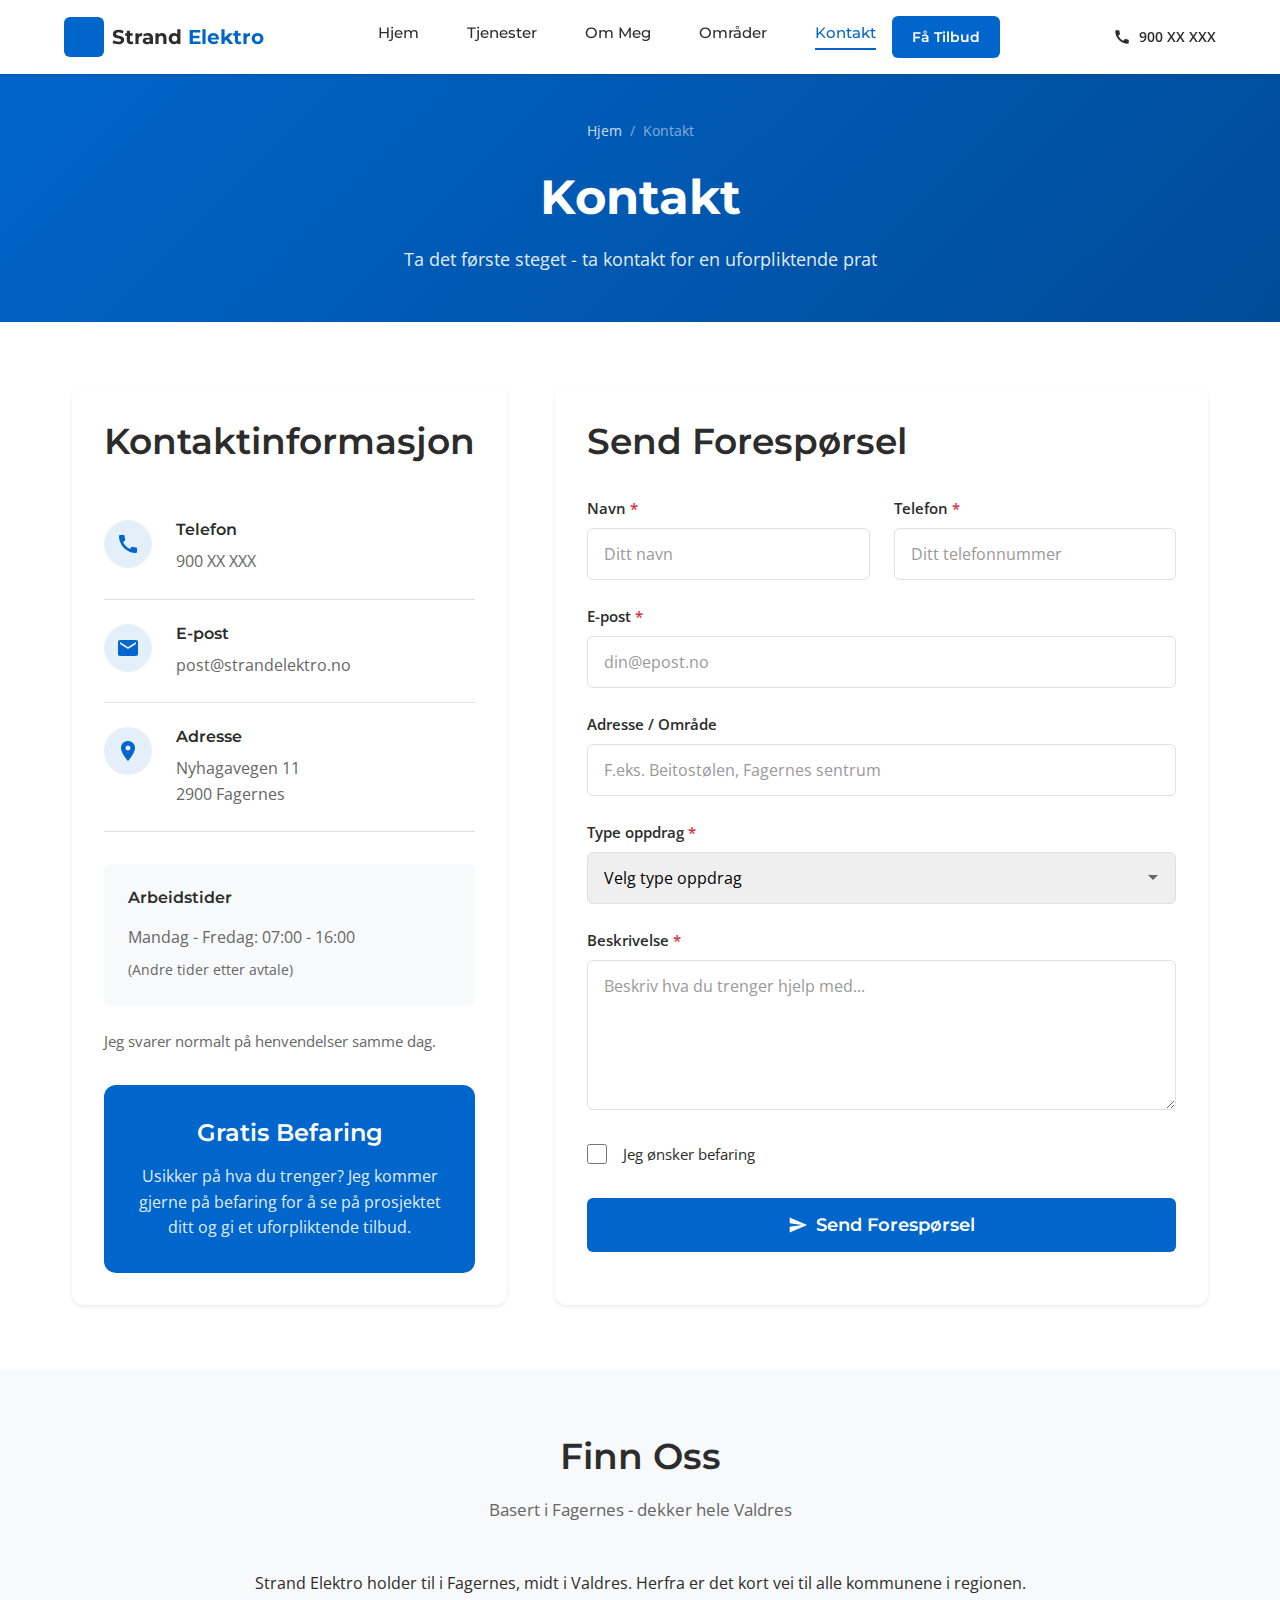
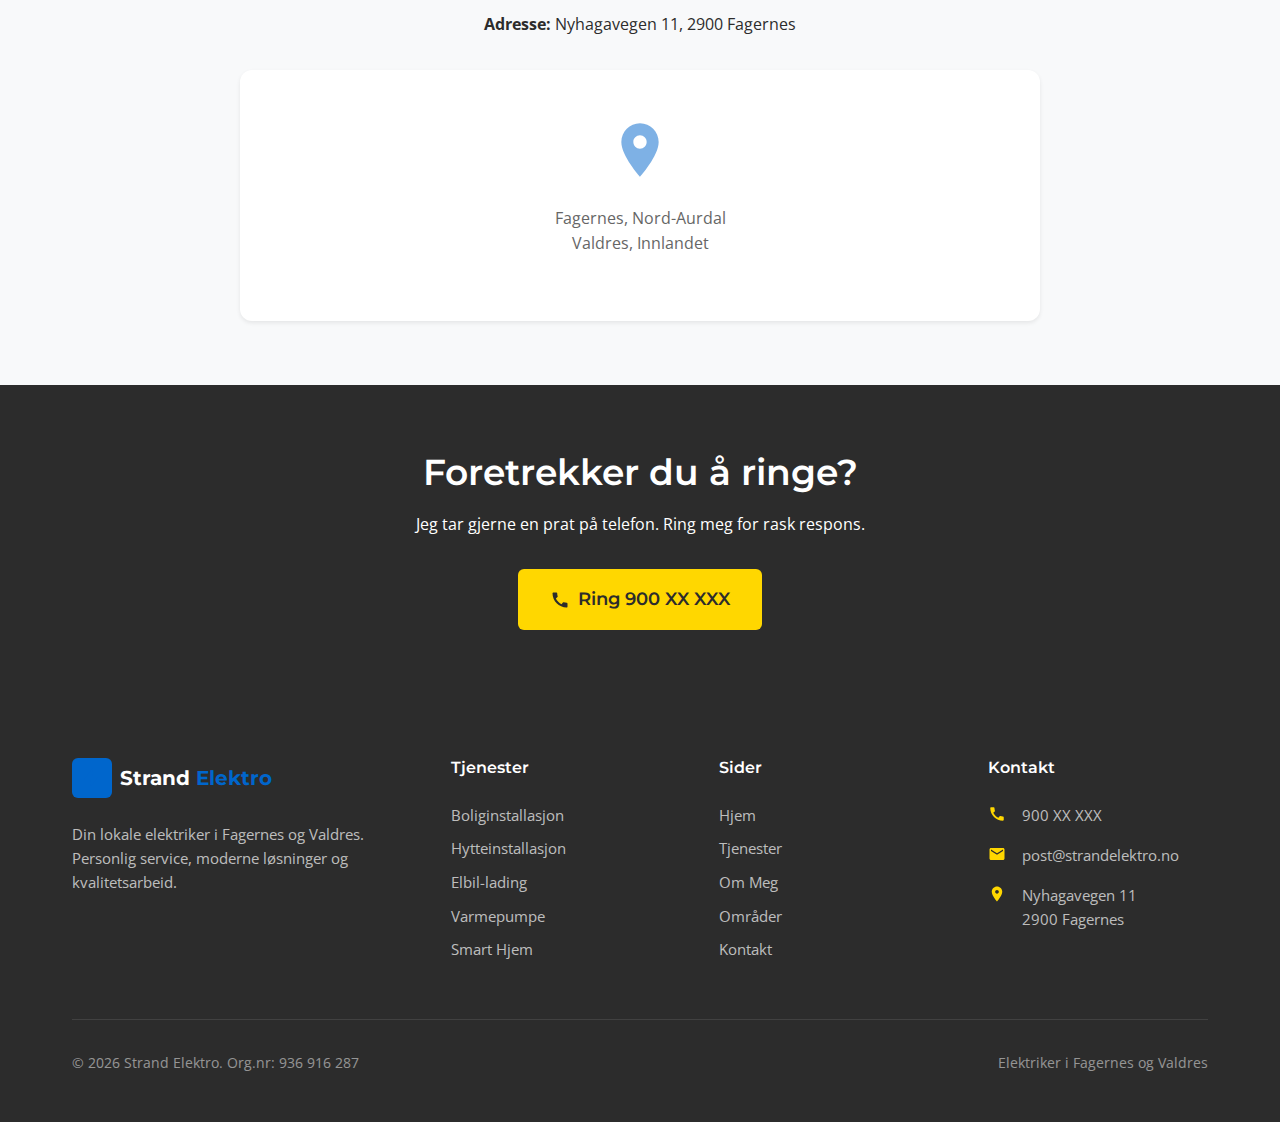
<file: kontakt.html>
<!DOCTYPE html>
<html lang="nb">
<head>
    <meta charset="UTF-8">
    <meta name="viewport" content="width=device-width, initial-scale=1.0">
    <meta http-equiv="X-UA-Compatible" content="IE=edge">

    <!-- SEO Meta Tags -->
    <title>Kontakt Elektriker Valdres | Gratis Tilbud | Strand Elektro</title>
    <meta name="description" content="Kontakt Strand Elektro for elektrikerarbeid i Valdres. Gratis befaring og tilbud. Ring eller send melding for rask respons.">
    <meta name="keywords" content="kontakt elektriker valdres, elektriker tilbud fagernes, gratis befaring elektriker">
    <meta name="author" content="Strand Elektro">
    <meta name="robots" content="index, follow">

    <!-- Open Graph -->
    <meta property="og:title" content="Kontakt Elektriker Valdres | Strand Elektro">
    <meta property="og:description" content="Kontakt Strand Elektro for elektrikerarbeid i Valdres. Gratis befaring og tilbud.">
    <meta property="og:type" content="website">
    <meta property="og:url" content="https://strandelektro.no/kontakt">
    <meta property="og:locale" content="nb_NO">

    <!-- Favicon -->
    <link rel="icon" type="image/x-icon" href="favicon.ico">

    <!-- Google Fonts -->
    <link rel="preconnect" href="https://fonts.googleapis.com">
    <link rel="preconnect" href="https://fonts.gstatic.com" crossorigin>
    <link href="https://fonts.googleapis.com/css2?family=Montserrat:wght@500;600;700&family=Open+Sans:wght@400;600&display=swap" rel="stylesheet">

    <!-- Stylesheets -->
    <link rel="stylesheet" href="css/style.css">
    <link rel="stylesheet" href="css/responsive.css">
</head>
<body>
    <!-- Header -->
    <header class="header">
        <div class="header-inner">
            <a href="index.html" class="logo">
                <div class="logo-icon">
                    <svg viewBox="0 0 24 24" fill="none" xmlns="http://www.w3.org/2000/svg">
                        <path d="M13 2L4 14h7l-1 8 9-12h-7l1-8z" fill="currentColor"/>
                    </svg>
                </div>
                <span class="logo-text">Strand <span>Elektro</span></span>
            </a>

            <nav class="nav">
                <ul class="nav-list">
                    <li><a href="index.html" class="nav-link">Hjem</a></li>
                    <li><a href="tjenester.html" class="nav-link">Tjenester</a></li>
                    <li><a href="om-meg.html" class="nav-link">Om Meg</a></li>
                    <li><a href="omrader.html" class="nav-link">Områder</a></li>
                    <li><a href="kontakt.html" class="nav-link active">Kontakt</a></li>
                </ul>
                <a href="kontakt.html" class="btn btn-primary btn-sm nav-cta">Få Tilbud</a>
            </nav>

            <div class="header-contact">
                <a href="tel:+47900XXXXX" class="header-phone">
                    <svg width="18" height="18" viewBox="0 0 24 24" fill="currentColor">
                        <path d="M20.01 15.38c-1.23 0-2.42-.2-3.53-.56a.977.977 0 00-1.01.24l-1.57 1.97c-2.83-1.35-5.48-3.9-6.89-6.83l1.95-1.66c.27-.28.35-.67.24-1.02-.37-1.11-.56-2.3-.56-3.53 0-.54-.45-.99-.99-.99H4.19C3.65 3 3 3.24 3 3.99 3 13.28 10.73 21 20.01 21c.71 0 .99-.63.99-1.18v-3.45c0-.54-.45-.99-.99-.99z"/>
                    </svg>
                    900 XX XXX
                </a>
            </div>

            <button class="menu-toggle" aria-label="Meny" aria-expanded="false">
                <span></span>
                <span></span>
                <span></span>
            </button>
        </div>

        <!-- Mobile Navigation -->
        <nav class="mobile-nav">
            <ul class="mobile-nav-list">
                <li><a href="index.html" class="mobile-nav-link">Hjem</a></li>
                <li><a href="tjenester.html" class="mobile-nav-link">Tjenester</a></li>
                <li><a href="om-meg.html" class="mobile-nav-link">Om Meg</a></li>
                <li><a href="omrader.html" class="mobile-nav-link">Områder</a></li>
                <li><a href="kontakt.html" class="mobile-nav-link active">Kontakt</a></li>
            </ul>
            <div class="mobile-nav-cta">
                <a href="kontakt.html" class="btn btn-primary">Få Tilbud</a>
                <a href="tel:+47900XXXXX" class="btn btn-outline">Ring Meg</a>
            </div>
        </nav>
    </header>

    <main>
        <!-- Page Header -->
        <section class="page-header">
            <div class="container">
                <nav class="breadcrumb">
                    <a href="index.html">Hjem</a>
                    <span>/</span>
                    <span class="breadcrumb-current">Kontakt</span>
                </nav>
                <h1>Kontakt</h1>
                <p>Ta det første steget - ta kontakt for en uforpliktende prat</p>
            </div>
        </section>

        <!-- Contact Section -->
        <section class="section">
            <div class="container">
                <div class="contact-grid">
                    <!-- Contact Information -->
                    <div class="contact-info">
                        <h2>Kontaktinformasjon</h2>

                        <div class="contact-item">
                            <div class="contact-icon">
                                <svg viewBox="0 0 24 24"><path d="M20.01 15.38c-1.23 0-2.42-.2-3.53-.56a.977.977 0 00-1.01.24l-1.57 1.97c-2.83-1.35-5.48-3.9-6.89-6.83l1.95-1.66c.27-.28.35-.67.24-1.02-.37-1.11-.56-2.3-.56-3.53 0-.54-.45-.99-.99-.99H4.19C3.65 3 3 3.24 3 3.99 3 13.28 10.73 21 20.01 21c.71 0 .99-.63.99-1.18v-3.45c0-.54-.45-.99-.99-.99z"/></svg>
                            </div>
                            <div class="contact-details">
                                <h3>Telefon</h3>
                                <a href="tel:+47900XXXXX">900 XX XXX</a>
                            </div>
                        </div>

                        <div class="contact-item">
                            <div class="contact-icon">
                                <svg viewBox="0 0 24 24"><path d="M20 4H4c-1.1 0-1.99.9-1.99 2L2 18c0 1.1.9 2 2 2h16c1.1 0 2-.9 2-2V6c0-1.1-.9-2-2-2zm0 4l-8 5-8-5V6l8 5 8-5v2z"/></svg>
                            </div>
                            <div class="contact-details">
                                <h3>E-post</h3>
                                <a href="mailto:post@strandelektro.no">post@strandelektro.no</a>
                            </div>
                        </div>

                        <div class="contact-item">
                            <div class="contact-icon">
                                <svg viewBox="0 0 24 24"><path d="M12 2C8.13 2 5 5.13 5 9c0 5.25 7 13 7 13s7-7.75 7-13c0-3.87-3.13-7-7-7zm0 9.5c-1.38 0-2.5-1.12-2.5-2.5s1.12-2.5 2.5-2.5 2.5 1.12 2.5 2.5-1.12 2.5-2.5 2.5z"/></svg>
                            </div>
                            <div class="contact-details">
                                <h3>Adresse</h3>
                                <p>Nyhagavegen 11<br>2900 Fagernes</p>
                            </div>
                        </div>

                        <div class="contact-hours">
                            <h3>Arbeidstider</h3>
                            <p>Mandag - Fredag: 07:00 - 16:00</p>
                            <p style="font-size: 0.875rem; margin-top: 0.5rem;">(Andre tider etter avtale)</p>
                        </div>

                        <p style="margin-top: var(--spacing-md); color: var(--color-text-light); font-size: 0.9375rem;">
                            Jeg svarer normalt på henvendelser samme dag.
                        </p>

                        <!-- Free Quote Box -->
                        <div class="free-quote-box">
                            <h3>Gratis Befaring</h3>
                            <p>Usikker på hva du trenger? Jeg kommer gjerne på befaring for å se på prosjektet ditt og gi et uforpliktende tilbud.</p>
                        </div>
                    </div>

                    <!-- Contact Form -->
                    <div class="contact-form-wrapper">
                        <h2>Send Forespørsel</h2>

                        <!-- Success/Error Messages -->
                        <div id="form-success" class="form-message success" style="display: none;">
                            <strong>Takk for henvendelsen!</strong><br>
                            Jeg har mottatt meldingen din og tar kontakt så snart som mulig, normalt innen én arbeidsdag. Haster det? Ring meg direkte.
                        </div>
                        <div id="form-error" class="form-message error" style="display: none;">
                            <strong>Noe gikk galt.</strong><br>
                            Vennligst prøv igjen eller ring meg direkte.
                        </div>

                        <form id="contact-form" action="#" method="POST">
                            <div class="form-row">
                                <div class="form-group">
                                    <label for="navn">Navn <span class="required">*</span></label>
                                    <input type="text" id="navn" name="navn" class="form-control" required placeholder="Ditt navn">
                                </div>
                                <div class="form-group">
                                    <label for="telefon">Telefon <span class="required">*</span></label>
                                    <input type="tel" id="telefon" name="telefon" class="form-control" required placeholder="Ditt telefonnummer">
                                </div>
                            </div>

                            <div class="form-group">
                                <label for="epost">E-post <span class="required">*</span></label>
                                <input type="email" id="epost" name="epost" class="form-control" required placeholder="din@epost.no">
                            </div>

                            <div class="form-group">
                                <label for="adresse">Adresse / Område</label>
                                <input type="text" id="adresse" name="adresse" class="form-control" placeholder="F.eks. Beitostølen, Fagernes sentrum">
                            </div>

                            <div class="form-group">
                                <label for="oppdragstype">Type oppdrag <span class="required">*</span></label>
                                <select id="oppdragstype" name="oppdragstype" class="form-control" required>
                                    <option value="">Velg type oppdrag</option>
                                    <option value="boliginstallasjon">Boliginstallasjon</option>
                                    <option value="hytteinstallasjon">Hytteinstallasjon</option>
                                    <option value="elbil-lading">Elbil-lading</option>
                                    <option value="varmepumpe">Varmepumpe</option>
                                    <option value="smart-hjem">Smart hjem</option>
                                    <option value="service-reparasjon">Service / Reparasjon</option>
                                    <option value="annet">Annet</option>
                                </select>
                            </div>

                            <div class="form-group">
                                <label for="beskrivelse">Beskrivelse <span class="required">*</span></label>
                                <textarea id="beskrivelse" name="beskrivelse" class="form-control" required placeholder="Beskriv hva du trenger hjelp med..."></textarea>
                            </div>

                            <div class="form-group">
                                <div class="checkbox-group">
                                    <input type="checkbox" id="befaring" name="befaring" value="ja">
                                    <label for="befaring">Jeg ønsker befaring</label>
                                </div>
                            </div>

                            <div class="form-submit">
                                <button type="submit" class="btn btn-primary btn-lg">
                                    <svg width="20" height="20" viewBox="0 0 24 24" fill="currentColor">
                                        <path d="M2.01 21L23 12 2.01 3 2 10l15 2-15 2z"/>
                                    </svg>
                                    Send Forespørsel
                                </button>
                            </div>
                        </form>
                    </div>
                </div>
            </div>
        </section>

        <!-- Map Section (Optional - can be added later with Google Maps) -->
        <section class="section section-alt">
            <div class="container">
                <div class="section-header">
                    <h2>Finn Oss</h2>
                    <p>Basert i Fagernes - dekker hele Valdres</p>
                </div>

                <div style="max-width: 800px; margin: 0 auto; text-align: center;">
                    <p>Strand Elektro holder til i Fagernes, midt i Valdres. Herfra er det kort vei til alle kommunene i regionen.</p>
                    <p><strong>Adresse:</strong> Nyhagavegen 11, 2900 Fagernes</p>

                    <!-- Placeholder for map - can be replaced with actual Google Maps embed -->
                    <div style="background-color: var(--color-light); border-radius: var(--border-radius-lg); padding: var(--spacing-xl); margin-top: var(--spacing-lg); box-shadow: var(--shadow-sm);">
                        <svg width="64" height="64" viewBox="0 0 24 24" fill="#0066CC" style="opacity: 0.5;">
                            <path d="M12 2C8.13 2 5 5.13 5 9c0 5.25 7 13 7 13s7-7.75 7-13c0-3.87-3.13-7-7-7zm0 9.5c-1.38 0-2.5-1.12-2.5-2.5s1.12-2.5 2.5-2.5 2.5 1.12 2.5 2.5-1.12 2.5-2.5 2.5z"/>
                        </svg>
                        <p style="color: var(--color-text-light); margin-top: var(--spacing-sm);">Fagernes, Nord-Aurdal<br>Valdres, Innlandet</p>
                    </div>
                </div>
            </div>
        </section>

        <!-- CTA Section -->
        <section class="section section-dark cta-section">
            <div class="container">
                <h2>Foretrekker du å ringe?</h2>
                <p>Jeg tar gjerne en prat på telefon. Ring meg for rask respons.</p>
                <div class="cta-buttons">
                    <a href="tel:+47900XXXXX" class="btn btn-secondary btn-lg">
                        <svg width="20" height="20" viewBox="0 0 24 24" fill="currentColor">
                            <path d="M20.01 15.38c-1.23 0-2.42-.2-3.53-.56a.977.977 0 00-1.01.24l-1.57 1.97c-2.83-1.35-5.48-3.9-6.89-6.83l1.95-1.66c.27-.28.35-.67.24-1.02-.37-1.11-.56-2.3-.56-3.53 0-.54-.45-.99-.99-.99H4.19C3.65 3 3 3.24 3 3.99 3 13.28 10.73 21 20.01 21c.71 0 .99-.63.99-1.18v-3.45c0-.54-.45-.99-.99-.99z"/>
                        </svg>
                        Ring 900 XX XXX
                    </a>
                </div>
            </div>
        </section>
    </main>

    <!-- Footer -->
    <footer class="footer">
        <div class="container">
            <div class="footer-grid">
                <div class="footer-brand">
                    <a href="index.html" class="footer-logo">
                        <div class="logo-icon">
                            <svg viewBox="0 0 24 24" fill="none" xmlns="http://www.w3.org/2000/svg">
                                <path d="M13 2L4 14h7l-1 8 9-12h-7l1-8z" fill="currentColor"/>
                            </svg>
                        </div>
                        <span class="logo-text">Strand <span>Elektro</span></span>
                    </a>
                    <p>Din lokale elektriker i Fagernes og Valdres. Personlig service, moderne løsninger og kvalitetsarbeid.</p>
                </div>

                <div class="footer-section">
                    <h4>Tjenester</h4>
                    <ul class="footer-links">
                        <li><a href="tjenester.html#bolig">Boliginstallasjon</a></li>
                        <li><a href="tjenester.html#hytte">Hytteinstallasjon</a></li>
                        <li><a href="tjenester.html#elbil">Elbil-lading</a></li>
                        <li><a href="tjenester.html#varmepumpe">Varmepumpe</a></li>
                        <li><a href="tjenester.html#smarthjem">Smart Hjem</a></li>
                    </ul>
                </div>

                <div class="footer-section">
                    <h4>Sider</h4>
                    <ul class="footer-links">
                        <li><a href="index.html">Hjem</a></li>
                        <li><a href="tjenester.html">Tjenester</a></li>
                        <li><a href="om-meg.html">Om Meg</a></li>
                        <li><a href="omrader.html">Områder</a></li>
                        <li><a href="kontakt.html">Kontakt</a></li>
                    </ul>
                </div>

                <div class="footer-section">
                    <h4>Kontakt</h4>
                    <div class="footer-contact-item">
                        <svg viewBox="0 0 24 24"><path d="M20.01 15.38c-1.23 0-2.42-.2-3.53-.56a.977.977 0 00-1.01.24l-1.57 1.97c-2.83-1.35-5.48-3.9-6.89-6.83l1.95-1.66c.27-.28.35-.67.24-1.02-.37-1.11-.56-2.3-.56-3.53 0-.54-.45-.99-.99-.99H4.19C3.65 3 3 3.24 3 3.99 3 13.28 10.73 21 20.01 21c.71 0 .99-.63.99-1.18v-3.45c0-.54-.45-.99-.99-.99z"/></svg>
                        <a href="tel:+47900XXXXX">900 XX XXX</a>
                    </div>
                    <div class="footer-contact-item">
                        <svg viewBox="0 0 24 24"><path d="M20 4H4c-1.1 0-1.99.9-1.99 2L2 18c0 1.1.9 2 2 2h16c1.1 0 2-.9 2-2V6c0-1.1-.9-2-2-2zm0 4l-8 5-8-5V6l8 5 8-5v2z"/></svg>
                        <a href="mailto:post@strandelektro.no">post@strandelektro.no</a>
                    </div>
                    <div class="footer-contact-item">
                        <svg viewBox="0 0 24 24"><path d="M12 2C8.13 2 5 5.13 5 9c0 5.25 7 13 7 13s7-7.75 7-13c0-3.87-3.13-7-7-7zm0 9.5c-1.38 0-2.5-1.12-2.5-2.5s1.12-2.5 2.5-2.5 2.5 1.12 2.5 2.5-1.12 2.5-2.5 2.5z"/></svg>
                        <span>Nyhagavegen 11<br>2900 Fagernes</span>
                    </div>
                </div>
            </div>

            <div class="footer-bottom">
                <p>&copy; 2026 Strand Elektro. Org.nr: 936 916 287</p>
                <p>Elektriker i Fagernes og Valdres</p>
            </div>
        </div>
    </footer>

    <!-- Scroll to Top Button -->
    <button class="scroll-top" aria-label="Tilbake til toppen">
        <svg viewBox="0 0 24 24"><path d="M7.41 15.41L12 10.83l4.59 4.58L18 14l-6-6-6 6z"/></svg>
    </button>

    <!-- JavaScript -->
    <script src="js/main.js"></script>
</body>
</html>
</file>
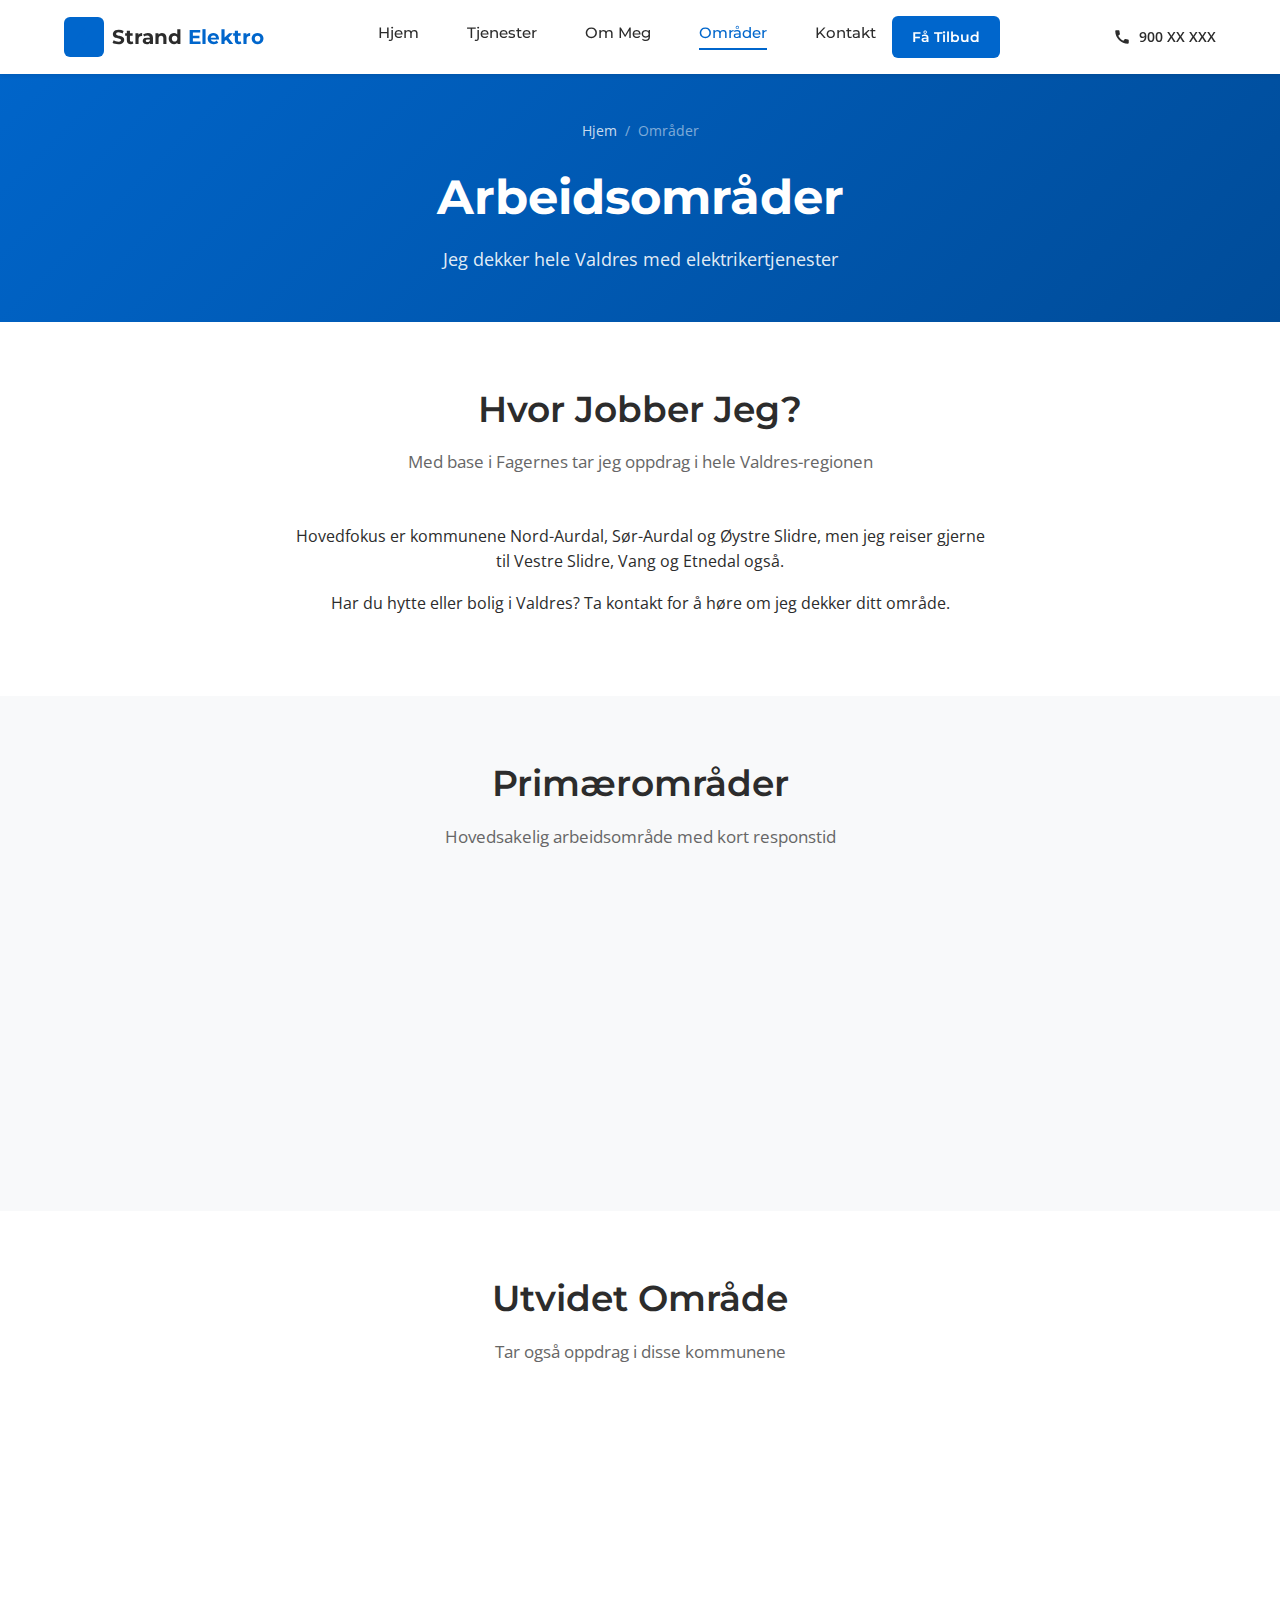
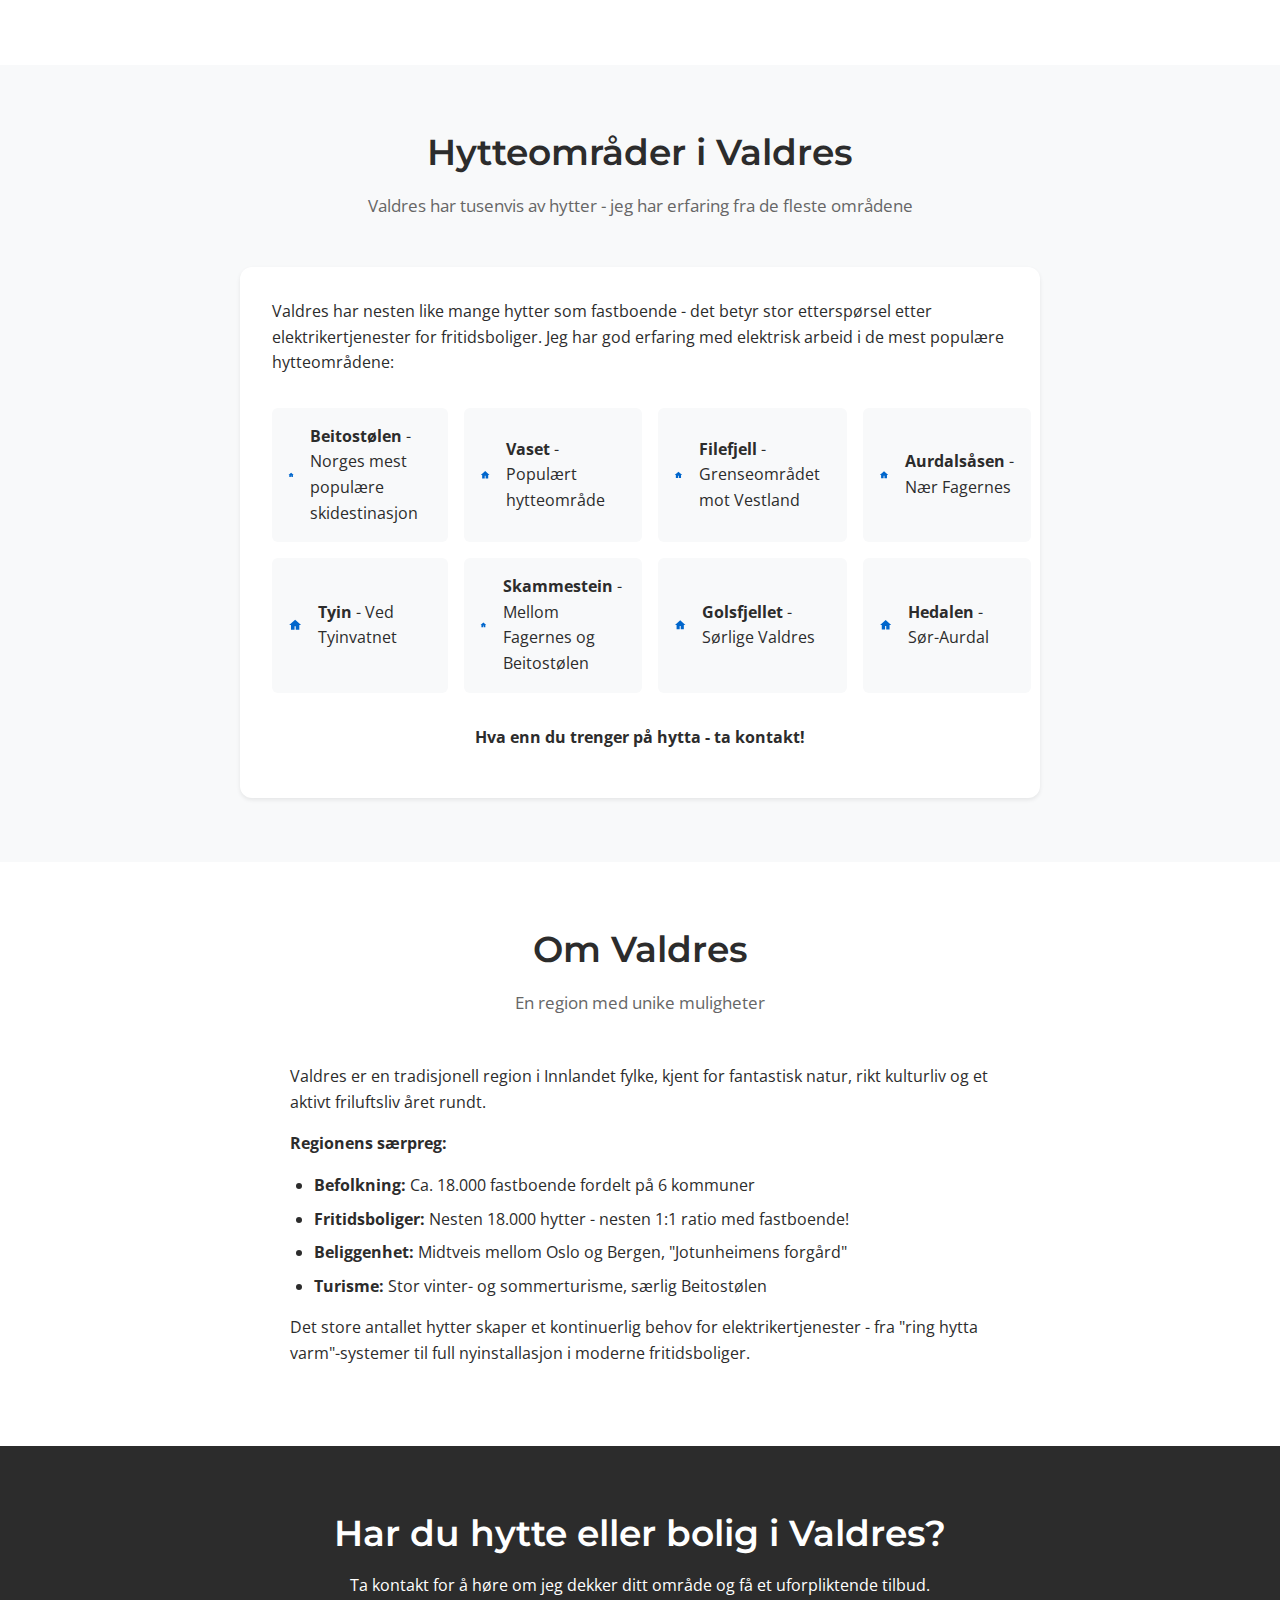
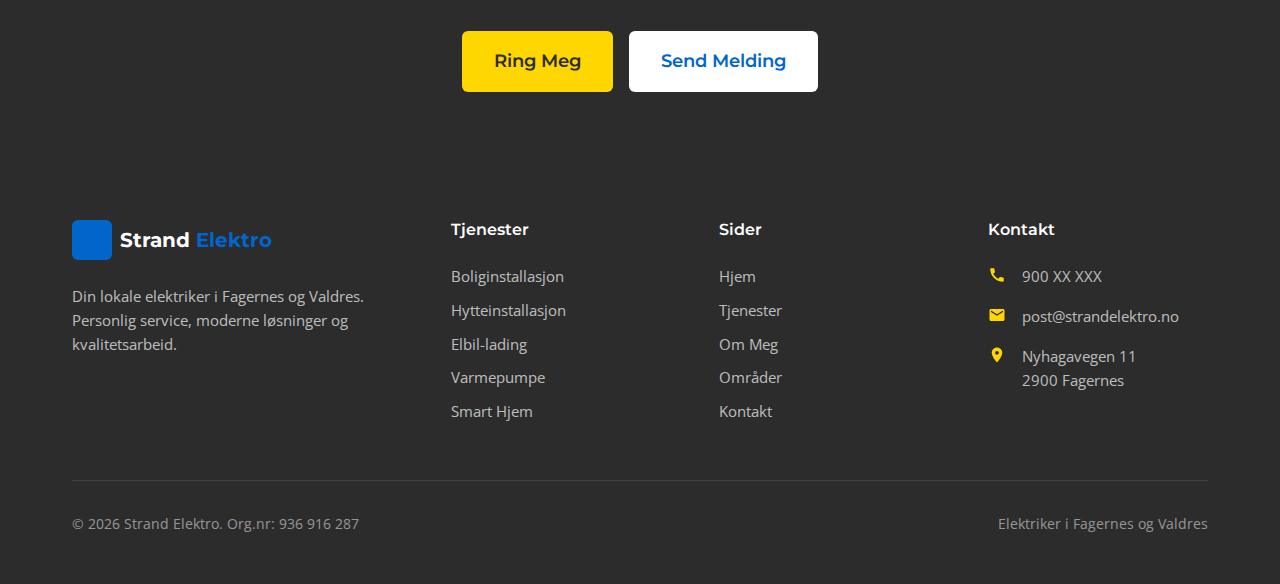
<file: omrader.html>
<!DOCTYPE html>
<html lang="nb">
<head>
    <meta charset="UTF-8">
    <meta name="viewport" content="width=device-width, initial-scale=1.0">
    <meta http-equiv="X-UA-Compatible" content="IE=edge">

    <!-- SEO Meta Tags -->
    <title>Elektriker Valdres | Fagernes, Beitostølen, Bagn | Strand Elektro</title>
    <meta name="description" content="Strand Elektro dekker hele Valdres. Fagernes, Beitostølen, Bagn, Leira, Vang og mer. Se arbeidsområder for elektriker i Valdres.">
    <meta name="keywords" content="elektriker valdres, elektriker fagernes, elektriker beitostølen, elektriker bagn, elektriker nord-aurdal, elektriker sør-aurdal">
    <meta name="author" content="Strand Elektro">
    <meta name="robots" content="index, follow">

    <!-- Open Graph -->
    <meta property="og:title" content="Elektriker Valdres | Strand Elektro">
    <meta property="og:description" content="Strand Elektro dekker hele Valdres. Fagernes, Beitostølen, Bagn og mer.">
    <meta property="og:type" content="website">
    <meta property="og:url" content="https://strandelektro.no/omrader">
    <meta property="og:locale" content="nb_NO">

    <!-- Favicon -->
    <link rel="icon" type="image/x-icon" href="favicon.ico">

    <!-- Google Fonts -->
    <link rel="preconnect" href="https://fonts.googleapis.com">
    <link rel="preconnect" href="https://fonts.gstatic.com" crossorigin>
    <link href="https://fonts.googleapis.com/css2?family=Montserrat:wght@500;600;700&family=Open+Sans:wght@400;600&display=swap" rel="stylesheet">

    <!-- Stylesheets -->
    <link rel="stylesheet" href="css/style.css">
    <link rel="stylesheet" href="css/responsive.css">
</head>
<body>
    <!-- Header -->
    <header class="header">
        <div class="header-inner">
            <a href="index.html" class="logo">
                <div class="logo-icon">
                    <svg viewBox="0 0 24 24" fill="none" xmlns="http://www.w3.org/2000/svg">
                        <path d="M13 2L4 14h7l-1 8 9-12h-7l1-8z" fill="currentColor"/>
                    </svg>
                </div>
                <span class="logo-text">Strand <span>Elektro</span></span>
            </a>

            <nav class="nav">
                <ul class="nav-list">
                    <li><a href="index.html" class="nav-link">Hjem</a></li>
                    <li><a href="tjenester.html" class="nav-link">Tjenester</a></li>
                    <li><a href="om-meg.html" class="nav-link">Om Meg</a></li>
                    <li><a href="omrader.html" class="nav-link active">Områder</a></li>
                    <li><a href="kontakt.html" class="nav-link">Kontakt</a></li>
                </ul>
                <a href="kontakt.html" class="btn btn-primary btn-sm nav-cta">Få Tilbud</a>
            </nav>

            <div class="header-contact">
                <a href="tel:+47900XXXXX" class="header-phone">
                    <svg width="18" height="18" viewBox="0 0 24 24" fill="currentColor">
                        <path d="M20.01 15.38c-1.23 0-2.42-.2-3.53-.56a.977.977 0 00-1.01.24l-1.57 1.97c-2.83-1.35-5.48-3.9-6.89-6.83l1.95-1.66c.27-.28.35-.67.24-1.02-.37-1.11-.56-2.3-.56-3.53 0-.54-.45-.99-.99-.99H4.19C3.65 3 3 3.24 3 3.99 3 13.28 10.73 21 20.01 21c.71 0 .99-.63.99-1.18v-3.45c0-.54-.45-.99-.99-.99z"/>
                    </svg>
                    900 XX XXX
                </a>
            </div>

            <button class="menu-toggle" aria-label="Meny" aria-expanded="false">
                <span></span>
                <span></span>
                <span></span>
            </button>
        </div>

        <!-- Mobile Navigation -->
        <nav class="mobile-nav">
            <ul class="mobile-nav-list">
                <li><a href="index.html" class="mobile-nav-link">Hjem</a></li>
                <li><a href="tjenester.html" class="mobile-nav-link">Tjenester</a></li>
                <li><a href="om-meg.html" class="mobile-nav-link">Om Meg</a></li>
                <li><a href="omrader.html" class="mobile-nav-link active">Områder</a></li>
                <li><a href="kontakt.html" class="mobile-nav-link">Kontakt</a></li>
            </ul>
            <div class="mobile-nav-cta">
                <a href="kontakt.html" class="btn btn-primary">Få Tilbud</a>
                <a href="tel:+47900XXXXX" class="btn btn-outline">Ring Meg</a>
            </div>
        </nav>
    </header>

    <main>
        <!-- Page Header -->
        <section class="page-header">
            <div class="container">
                <nav class="breadcrumb">
                    <a href="index.html">Hjem</a>
                    <span>/</span>
                    <span class="breadcrumb-current">Områder</span>
                </nav>
                <h1>Arbeidsområder</h1>
                <p>Jeg dekker hele Valdres med elektrikertjenester</p>
            </div>
        </section>

        <!-- Coverage Description -->
        <section class="section">
            <div class="container">
                <div class="section-header">
                    <h2>Hvor Jobber Jeg?</h2>
                    <p>Med base i Fagernes tar jeg oppdrag i hele Valdres-regionen</p>
                </div>

                <div style="max-width: 700px; margin: 0 auto; text-align: center;">
                    <p>Hovedfokus er kommunene Nord-Aurdal, Sør-Aurdal og Øystre Slidre, men jeg reiser gjerne til Vestre Slidre, Vang og Etnedal også.</p>
                    <p>Har du hytte eller bolig i Valdres? Ta kontakt for å høre om jeg dekker ditt område.</p>
                </div>
            </div>
        </section>

        <!-- Primary Areas -->
        <section class="section section-alt">
            <div class="container">
                <div class="section-header">
                    <h2>Primærområder</h2>
                    <p>Hovedsakelig arbeidsområde med kort responstid</p>
                </div>

                <div class="areas-grid">
                    <!-- Nord-Aurdal -->
                    <div class="area-card primary">
                        <h3>
                            <svg viewBox="0 0 24 24"><path d="M12 2C8.13 2 5 5.13 5 9c0 5.25 7 13 7 13s7-7.75 7-13c0-3.87-3.13-7-7-7zm0 9.5c-1.38 0-2.5-1.12-2.5-2.5s1.12-2.5 2.5-2.5 2.5 1.12 2.5 2.5-1.12 2.5-2.5 2.5z"/></svg>
                            Nord-Aurdal
                            <span class="area-tag">Hovedbase</span>
                        </h3>
                        <p>Regionsenter i Valdres. Fagernes, Leira, Aurdal, Ulnes, Bruflat og omegn. Her er jeg basert og har kortest responstid.</p>
                    </div>

                    <!-- Sør-Aurdal -->
                    <div class="area-card primary">
                        <h3>
                            <svg viewBox="0 0 24 24"><path d="M12 2C8.13 2 5 5.13 5 9c0 5.25 7 13 7 13s7-7.75 7-13c0-3.87-3.13-7-7-7zm0 9.5c-1.38 0-2.5-1.12-2.5-2.5s1.12-2.5 2.5-2.5 2.5 1.12 2.5 2.5-1.12 2.5-2.5 2.5z"/></svg>
                            Sør-Aurdal
                        </h3>
                        <p>Sørlige innfallsport til Valdres. Bagn, Hedalen, Begnadalen, Reinli og omegn. Kort vei fra Fagernes.</p>
                    </div>

                    <!-- Øystre Slidre -->
                    <div class="area-card primary">
                        <h3>
                            <svg viewBox="0 0 24 24"><path d="M12 2C8.13 2 5 5.13 5 9c0 5.25 7 13 7 13s7-7.75 7-13c0-3.87-3.13-7-7-7zm0 9.5c-1.38 0-2.5-1.12-2.5-2.5s1.12-2.5 2.5-2.5 2.5 1.12 2.5 2.5-1.12 2.5-2.5 2.5z"/></svg>
                            Øystre Slidre
                        </h3>
                        <p>Populær hyttekommune med Beitostølen. Heggenes, Beitostølen, Rogne, Vaset og omegn. Stort hyttemarked.</p>
                    </div>
                </div>
            </div>
        </section>

        <!-- Extended Areas -->
        <section class="section">
            <div class="container">
                <div class="section-header">
                    <h2>Utvidet Område</h2>
                    <p>Tar også oppdrag i disse kommunene</p>
                </div>

                <div class="areas-grid">
                    <!-- Vestre Slidre -->
                    <div class="area-card">
                        <h3>
                            <svg viewBox="0 0 24 24"><path d="M12 2C8.13 2 5 5.13 5 9c0 5.25 7 13 7 13s7-7.75 7-13c0-3.87-3.13-7-7-7zm0 9.5c-1.38 0-2.5-1.12-2.5-2.5s1.12-2.5 2.5-2.5 2.5 1.12 2.5 2.5-1.12 2.5-2.5 2.5z"/></svg>
                            Vestre Slidre
                        </h3>
                        <p>Tradisjonell jordbrukskommune. Slidre, Røn, Lomen og omegn. Mange fine hytter og gårder.</p>
                    </div>

                    <!-- Vang -->
                    <div class="area-card">
                        <h3>
                            <svg viewBox="0 0 24 24"><path d="M12 2C8.13 2 5 5.13 5 9c0 5.25 7 13 7 13s7-7.75 7-13c0-3.87-3.13-7-7-7zm0 9.5c-1.38 0-2.5-1.12-2.5-2.5s1.12-2.5 2.5-2.5 2.5 1.12 2.5 2.5-1.12 2.5-2.5 2.5z"/></svg>
                            Vang
                        </h3>
                        <p>Grensekommune mot Vestland. Vang sentrum, Filefjell, Tyinkrysset og omegn. Flott natur og mange hytter.</p>
                    </div>

                    <!-- Etnedal -->
                    <div class="area-card">
                        <h3>
                            <svg viewBox="0 0 24 24"><path d="M12 2C8.13 2 5 5.13 5 9c0 5.25 7 13 7 13s7-7.75 7-13c0-3.87-3.13-7-7-7zm0 9.5c-1.38 0-2.5-1.12-2.5-2.5s1.12-2.5 2.5-2.5 2.5 1.12 2.5 2.5-1.12 2.5-2.5 2.5z"/></svg>
                            Etnedal
                        </h3>
                        <p>Liten landbrukskommune. Bruflat, Nordre og Søndre Etnedal. Tradisjonelt miljø med fine eiendommer.</p>
                    </div>
                </div>
            </div>
        </section>

        <!-- Hytte Areas -->
        <section class="section section-alt">
            <div class="container">
                <div class="section-header">
                    <h2>Hytteområder i Valdres</h2>
                    <p>Valdres har tusenvis av hytter - jeg har erfaring fra de fleste områdene</p>
                </div>

                <div class="hytte-areas" style="max-width: 800px; margin: 0 auto;">
                    <p style="margin-bottom: var(--spacing-lg);">Valdres har nesten like mange hytter som fastboende - det betyr stor etterspørsel etter elektrikertjenester for fritidsboliger. Jeg har god erfaring med elektrisk arbeid i de mest populære hytteområdene:</p>

                    <div class="hytte-areas-grid">
                        <div class="hytte-area-item">
                            <svg viewBox="0 0 24 24"><path d="M12 3L2 12h3v8h6v-6h2v6h6v-8h3L12 3z"/></svg>
                            <span><strong>Beitostølen</strong> - Norges mest populære skidestinasjon</span>
                        </div>
                        <div class="hytte-area-item">
                            <svg viewBox="0 0 24 24"><path d="M12 3L2 12h3v8h6v-6h2v6h6v-8h3L12 3z"/></svg>
                            <span><strong>Vaset</strong> - Populært hytteområde</span>
                        </div>
                        <div class="hytte-area-item">
                            <svg viewBox="0 0 24 24"><path d="M12 3L2 12h3v8h6v-6h2v6h6v-8h3L12 3z"/></svg>
                            <span><strong>Filefjell</strong> - Grenseområdet mot Vestland</span>
                        </div>
                        <div class="hytte-area-item">
                            <svg viewBox="0 0 24 24"><path d="M12 3L2 12h3v8h6v-6h2v6h6v-8h3L12 3z"/></svg>
                            <span><strong>Aurdalsåsen</strong> - Nær Fagernes</span>
                        </div>
                        <div class="hytte-area-item">
                            <svg viewBox="0 0 24 24"><path d="M12 3L2 12h3v8h6v-6h2v6h6v-8h3L12 3z"/></svg>
                            <span><strong>Tyin</strong> - Ved Tyinvatnet</span>
                        </div>
                        <div class="hytte-area-item">
                            <svg viewBox="0 0 24 24"><path d="M12 3L2 12h3v8h6v-6h2v6h6v-8h3L12 3z"/></svg>
                            <span><strong>Skammestein</strong> - Mellom Fagernes og Beitostølen</span>
                        </div>
                        <div class="hytte-area-item">
                            <svg viewBox="0 0 24 24"><path d="M12 3L2 12h3v8h6v-6h2v6h6v-8h3L12 3z"/></svg>
                            <span><strong>Golsfjellet</strong> - Sørlige Valdres</span>
                        </div>
                        <div class="hytte-area-item">
                            <svg viewBox="0 0 24 24"><path d="M12 3L2 12h3v8h6v-6h2v6h6v-8h3L12 3z"/></svg>
                            <span><strong>Hedalen</strong> - Sør-Aurdal</span>
                        </div>
                    </div>

                    <p class="mt-3" style="text-align: center;">
                        <strong>Hva enn du trenger på hytta - ta kontakt!</strong>
                    </p>
                </div>
            </div>
        </section>

        <!-- About Valdres -->
        <section class="section">
            <div class="container">
                <div class="section-header">
                    <h2>Om Valdres</h2>
                    <p>En region med unike muligheter</p>
                </div>

                <div style="max-width: 700px; margin: 0 auto;">
                    <p>Valdres er en tradisjonell region i Innlandet fylke, kjent for fantastisk natur, rikt kulturliv og et aktivt friluftsliv året rundt.</p>

                    <p><strong>Regionens særpreg:</strong></p>
                    <ul>
                        <li><strong>Befolkning:</strong> Ca. 18.000 fastboende fordelt på 6 kommuner</li>
                        <li><strong>Fritidsboliger:</strong> Nesten 18.000 hytter - nesten 1:1 ratio med fastboende!</li>
                        <li><strong>Beliggenhet:</strong> Midtveis mellom Oslo og Bergen, "Jotunheimens forgård"</li>
                        <li><strong>Turisme:</strong> Stor vinter- og sommerturisme, særlig Beitostølen</li>
                    </ul>

                    <p>Det store antallet hytter skaper et kontinuerlig behov for elektrikertjenester - fra "ring hytta varm"-systemer til full nyinstallasjon i moderne fritidsboliger.</p>
                </div>
            </div>
        </section>

        <!-- CTA Section -->
        <section class="section section-dark cta-section">
            <div class="container">
                <h2>Har du hytte eller bolig i Valdres?</h2>
                <p>Ta kontakt for å høre om jeg dekker ditt område og få et uforpliktende tilbud.</p>
                <div class="cta-buttons">
                    <a href="tel:+47900XXXXX" class="btn btn-secondary btn-lg">Ring Meg</a>
                    <a href="kontakt.html" class="btn btn-white btn-lg">Send Melding</a>
                </div>
            </div>
        </section>
    </main>

    <!-- Footer -->
    <footer class="footer">
        <div class="container">
            <div class="footer-grid">
                <div class="footer-brand">
                    <a href="index.html" class="footer-logo">
                        <div class="logo-icon">
                            <svg viewBox="0 0 24 24" fill="none" xmlns="http://www.w3.org/2000/svg">
                                <path d="M13 2L4 14h7l-1 8 9-12h-7l1-8z" fill="currentColor"/>
                            </svg>
                        </div>
                        <span class="logo-text">Strand <span>Elektro</span></span>
                    </a>
                    <p>Din lokale elektriker i Fagernes og Valdres. Personlig service, moderne løsninger og kvalitetsarbeid.</p>
                </div>

                <div class="footer-section">
                    <h4>Tjenester</h4>
                    <ul class="footer-links">
                        <li><a href="tjenester.html#bolig">Boliginstallasjon</a></li>
                        <li><a href="tjenester.html#hytte">Hytteinstallasjon</a></li>
                        <li><a href="tjenester.html#elbil">Elbil-lading</a></li>
                        <li><a href="tjenester.html#varmepumpe">Varmepumpe</a></li>
                        <li><a href="tjenester.html#smarthjem">Smart Hjem</a></li>
                    </ul>
                </div>

                <div class="footer-section">
                    <h4>Sider</h4>
                    <ul class="footer-links">
                        <li><a href="index.html">Hjem</a></li>
                        <li><a href="tjenester.html">Tjenester</a></li>
                        <li><a href="om-meg.html">Om Meg</a></li>
                        <li><a href="omrader.html">Områder</a></li>
                        <li><a href="kontakt.html">Kontakt</a></li>
                    </ul>
                </div>

                <div class="footer-section">
                    <h4>Kontakt</h4>
                    <div class="footer-contact-item">
                        <svg viewBox="0 0 24 24"><path d="M20.01 15.38c-1.23 0-2.42-.2-3.53-.56a.977.977 0 00-1.01.24l-1.57 1.97c-2.83-1.35-5.48-3.9-6.89-6.83l1.95-1.66c.27-.28.35-.67.24-1.02-.37-1.11-.56-2.3-.56-3.53 0-.54-.45-.99-.99-.99H4.19C3.65 3 3 3.24 3 3.99 3 13.28 10.73 21 20.01 21c.71 0 .99-.63.99-1.18v-3.45c0-.54-.45-.99-.99-.99z"/></svg>
                        <a href="tel:+47900XXXXX">900 XX XXX</a>
                    </div>
                    <div class="footer-contact-item">
                        <svg viewBox="0 0 24 24"><path d="M20 4H4c-1.1 0-1.99.9-1.99 2L2 18c0 1.1.9 2 2 2h16c1.1 0 2-.9 2-2V6c0-1.1-.9-2-2-2zm0 4l-8 5-8-5V6l8 5 8-5v2z"/></svg>
                        <a href="mailto:post@strandelektro.no">post@strandelektro.no</a>
                    </div>
                    <div class="footer-contact-item">
                        <svg viewBox="0 0 24 24"><path d="M12 2C8.13 2 5 5.13 5 9c0 5.25 7 13 7 13s7-7.75 7-13c0-3.87-3.13-7-7-7zm0 9.5c-1.38 0-2.5-1.12-2.5-2.5s1.12-2.5 2.5-2.5 2.5 1.12 2.5 2.5-1.12 2.5-2.5 2.5z"/></svg>
                        <span>Nyhagavegen 11<br>2900 Fagernes</span>
                    </div>
                </div>
            </div>

            <div class="footer-bottom">
                <p>&copy; 2026 Strand Elektro. Org.nr: 936 916 287</p>
                <p>Elektriker i Fagernes og Valdres</p>
            </div>
        </div>
    </footer>

    <!-- Scroll to Top Button -->
    <button class="scroll-top" aria-label="Tilbake til toppen">
        <svg viewBox="0 0 24 24"><path d="M7.41 15.41L12 10.83l4.59 4.58L18 14l-6-6-6 6z"/></svg>
    </button>

    <!-- JavaScript -->
    <script src="js/main.js"></script>
</body>
</html>
</file>
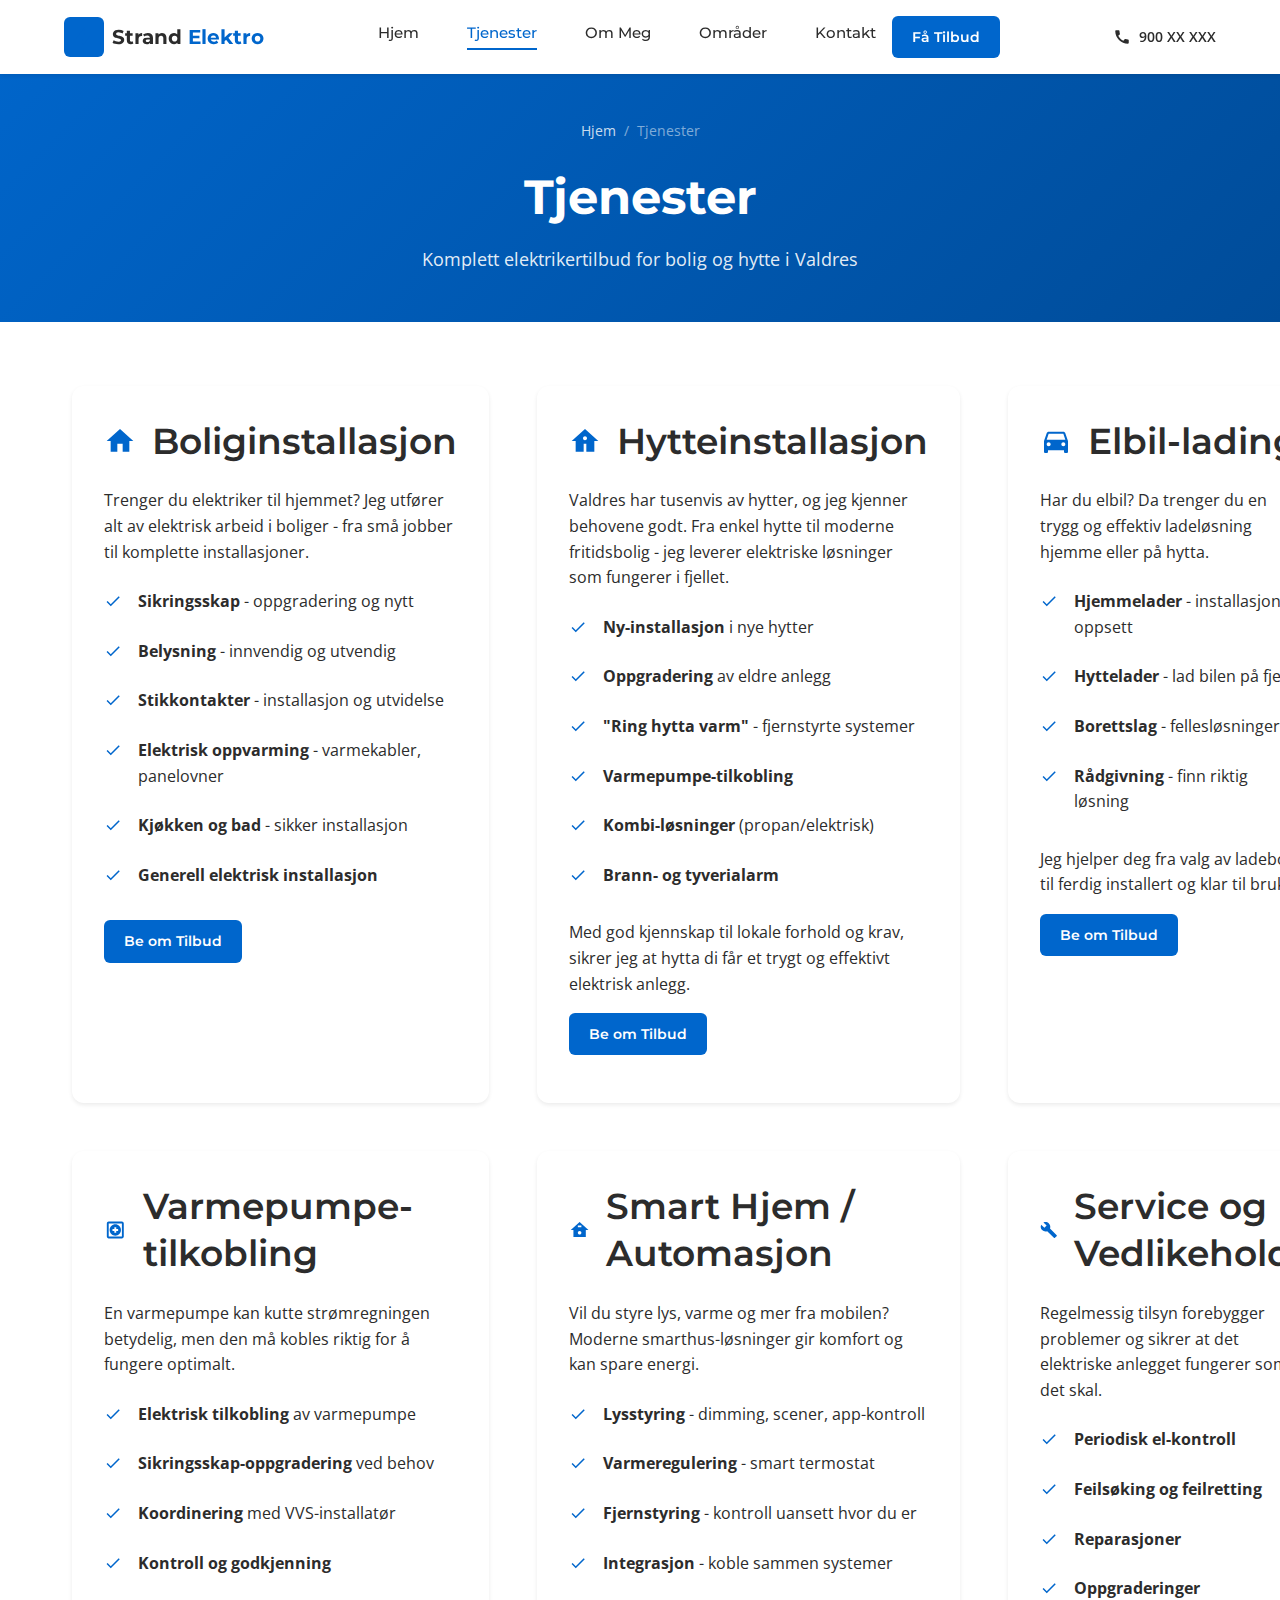
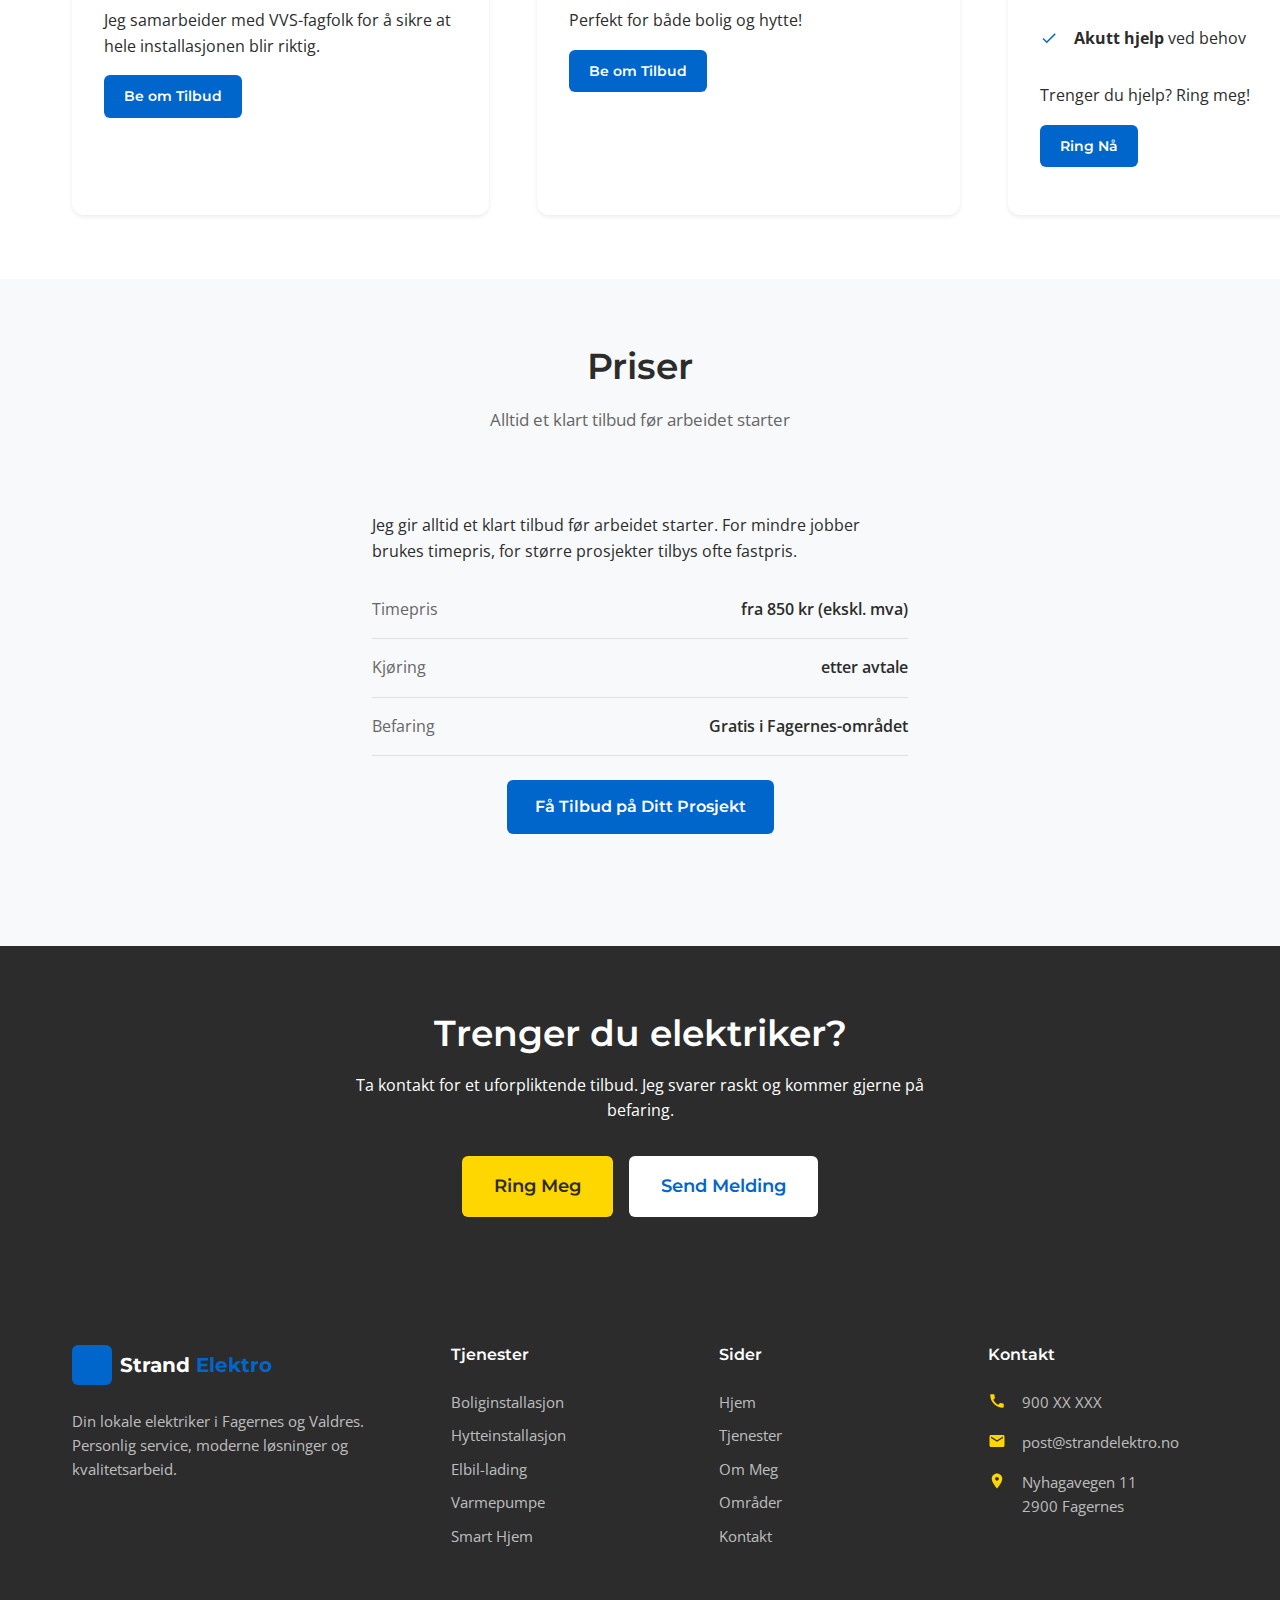
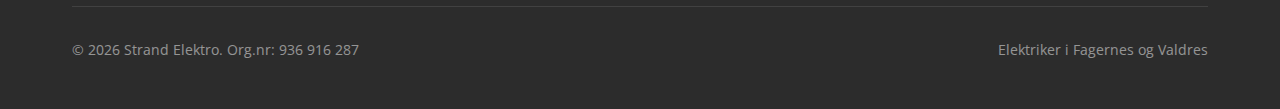
<file: tjenester.html>
<!DOCTYPE html>
<html lang="nb">
<head>
    <meta charset="UTF-8">
    <meta name="viewport" content="width=device-width, initial-scale=1.0">
    <meta http-equiv="X-UA-Compatible" content="IE=edge">

    <!-- SEO Meta Tags -->
    <title>Elektrikertjenester Valdres | Bolig, Hytte, Elbil-lading | Strand Elektro</title>
    <meta name="description" content="Komplett elektrikertilbud i Valdres. Boliginstallasjon, hytteelektriker, elbil-lading, varmepumpe, smart hjem. Se alle tjenester.">
    <meta name="keywords" content="elektrikertjenester valdres, boliginstallasjon fagernes, hytteelektriker, elbil lading, varmepumpe elektriker, smart hjem valdres">
    <meta name="author" content="Strand Elektro">
    <meta name="robots" content="index, follow">

    <!-- Open Graph -->
    <meta property="og:title" content="Elektrikertjenester Valdres | Strand Elektro">
    <meta property="og:description" content="Komplett elektrikertilbud i Valdres. Boliginstallasjon, hytteelektriker, elbil-lading, varmepumpe, smart hjem.">
    <meta property="og:type" content="website">
    <meta property="og:url" content="https://strandelektro.no/tjenester">
    <meta property="og:locale" content="nb_NO">

    <!-- Favicon -->
    <link rel="icon" type="image/x-icon" href="favicon.ico">

    <!-- Google Fonts -->
    <link rel="preconnect" href="https://fonts.googleapis.com">
    <link rel="preconnect" href="https://fonts.gstatic.com" crossorigin>
    <link href="https://fonts.googleapis.com/css2?family=Montserrat:wght@500;600;700&family=Open+Sans:wght@400;600&display=swap" rel="stylesheet">

    <!-- Stylesheets -->
    <link rel="stylesheet" href="css/style.css">
    <link rel="stylesheet" href="css/responsive.css">
</head>
<body>
    <!-- Header -->
    <header class="header">
        <div class="header-inner">
            <a href="index.html" class="logo">
                <div class="logo-icon">
                    <svg viewBox="0 0 24 24" fill="none" xmlns="http://www.w3.org/2000/svg">
                        <path d="M13 2L4 14h7l-1 8 9-12h-7l1-8z" fill="currentColor"/>
                    </svg>
                </div>
                <span class="logo-text">Strand <span>Elektro</span></span>
            </a>

            <nav class="nav">
                <ul class="nav-list">
                    <li><a href="index.html" class="nav-link">Hjem</a></li>
                    <li><a href="tjenester.html" class="nav-link active">Tjenester</a></li>
                    <li><a href="om-meg.html" class="nav-link">Om Meg</a></li>
                    <li><a href="omrader.html" class="nav-link">Områder</a></li>
                    <li><a href="kontakt.html" class="nav-link">Kontakt</a></li>
                </ul>
                <a href="kontakt.html" class="btn btn-primary btn-sm nav-cta">Få Tilbud</a>
            </nav>

            <div class="header-contact">
                <a href="tel:+47900XXXXX" class="header-phone">
                    <svg width="18" height="18" viewBox="0 0 24 24" fill="currentColor">
                        <path d="M20.01 15.38c-1.23 0-2.42-.2-3.53-.56a.977.977 0 00-1.01.24l-1.57 1.97c-2.83-1.35-5.48-3.9-6.89-6.83l1.95-1.66c.27-.28.35-.67.24-1.02-.37-1.11-.56-2.3-.56-3.53 0-.54-.45-.99-.99-.99H4.19C3.65 3 3 3.24 3 3.99 3 13.28 10.73 21 20.01 21c.71 0 .99-.63.99-1.18v-3.45c0-.54-.45-.99-.99-.99z"/>
                    </svg>
                    900 XX XXX
                </a>
            </div>

            <button class="menu-toggle" aria-label="Meny" aria-expanded="false">
                <span></span>
                <span></span>
                <span></span>
            </button>
        </div>

        <!-- Mobile Navigation -->
        <nav class="mobile-nav">
            <ul class="mobile-nav-list">
                <li><a href="index.html" class="mobile-nav-link">Hjem</a></li>
                <li><a href="tjenester.html" class="mobile-nav-link active">Tjenester</a></li>
                <li><a href="om-meg.html" class="mobile-nav-link">Om Meg</a></li>
                <li><a href="omrader.html" class="mobile-nav-link">Områder</a></li>
                <li><a href="kontakt.html" class="mobile-nav-link">Kontakt</a></li>
            </ul>
            <div class="mobile-nav-cta">
                <a href="kontakt.html" class="btn btn-primary">Få Tilbud</a>
                <a href="tel:+47900XXXXX" class="btn btn-outline">Ring Meg</a>
            </div>
        </nav>
    </header>

    <main>
        <!-- Page Header -->
        <section class="page-header">
            <div class="container">
                <nav class="breadcrumb">
                    <a href="index.html">Hjem</a>
                    <span>/</span>
                    <span class="breadcrumb-current">Tjenester</span>
                </nav>
                <h1>Tjenester</h1>
                <p>Komplett elektrikertilbud for bolig og hytte i Valdres</p>
            </div>
        </section>

        <!-- Services Detail Section -->
        <section class="section">
            <div class="container">
                <div class="service-detail">
                    <!-- Service 1: Boliginstallasjon -->
                    <div class="service-detail-card" id="bolig">
                        <h2>
                            <svg viewBox="0 0 24 24"><path d="M10 20v-6h4v6h5v-8h3L12 3 2 12h3v8z"/></svg>
                            Boliginstallasjon
                        </h2>
                        <p>Trenger du elektriker til hjemmet? Jeg utfører alt av elektrisk arbeid i boliger - fra små jobber til komplette installasjoner.</p>
                        <ul>
                            <li>
                                <svg viewBox="0 0 24 24"><path d="M9 16.17L4.83 12l-1.42 1.41L9 19 21 7l-1.41-1.41L9 16.17z"/></svg>
                                <span><strong>Sikringsskap</strong> - oppgradering og nytt</span>
                            </li>
                            <li>
                                <svg viewBox="0 0 24 24"><path d="M9 16.17L4.83 12l-1.42 1.41L9 19 21 7l-1.41-1.41L9 16.17z"/></svg>
                                <span><strong>Belysning</strong> - innvendig og utvendig</span>
                            </li>
                            <li>
                                <svg viewBox="0 0 24 24"><path d="M9 16.17L4.83 12l-1.42 1.41L9 19 21 7l-1.41-1.41L9 16.17z"/></svg>
                                <span><strong>Stikkontakter</strong> - installasjon og utvidelse</span>
                            </li>
                            <li>
                                <svg viewBox="0 0 24 24"><path d="M9 16.17L4.83 12l-1.42 1.41L9 19 21 7l-1.41-1.41L9 16.17z"/></svg>
                                <span><strong>Elektrisk oppvarming</strong> - varmekabler, panelovner</span>
                            </li>
                            <li>
                                <svg viewBox="0 0 24 24"><path d="M9 16.17L4.83 12l-1.42 1.41L9 19 21 7l-1.41-1.41L9 16.17z"/></svg>
                                <span><strong>Kjøkken og bad</strong> - sikker installasjon</span>
                            </li>
                            <li>
                                <svg viewBox="0 0 24 24"><path d="M9 16.17L4.83 12l-1.42 1.41L9 19 21 7l-1.41-1.41L9 16.17z"/></svg>
                                <span><strong>Generell elektrisk installasjon</strong></span>
                            </li>
                        </ul>
                        <p class="mt-2"><a href="kontakt.html" class="btn btn-primary btn-sm">Be om Tilbud</a></p>
                    </div>

                    <!-- Service 2: Hytteinstallasjon -->
                    <div class="service-detail-card" id="hytte">
                        <h2>
                            <svg viewBox="0 0 24 24"><path d="M12 3L2 12h3v8h6v-6h2v6h6v-8h3L12 3zm0 8.5c-.83 0-1.5-.67-1.5-1.5s.67-1.5 1.5-1.5 1.5.67 1.5 1.5-.67 1.5-1.5 1.5z"/></svg>
                            Hytteinstallasjon
                        </h2>
                        <p>Valdres har tusenvis av hytter, og jeg kjenner behovene godt. Fra enkel hytte til moderne fritidsbolig - jeg leverer elektriske løsninger som fungerer i fjellet.</p>
                        <ul>
                            <li>
                                <svg viewBox="0 0 24 24"><path d="M9 16.17L4.83 12l-1.42 1.41L9 19 21 7l-1.41-1.41L9 16.17z"/></svg>
                                <span><strong>Ny-installasjon</strong> i nye hytter</span>
                            </li>
                            <li>
                                <svg viewBox="0 0 24 24"><path d="M9 16.17L4.83 12l-1.42 1.41L9 19 21 7l-1.41-1.41L9 16.17z"/></svg>
                                <span><strong>Oppgradering</strong> av eldre anlegg</span>
                            </li>
                            <li>
                                <svg viewBox="0 0 24 24"><path d="M9 16.17L4.83 12l-1.42 1.41L9 19 21 7l-1.41-1.41L9 16.17z"/></svg>
                                <span><strong>"Ring hytta varm"</strong> - fjernstyrte systemer</span>
                            </li>
                            <li>
                                <svg viewBox="0 0 24 24"><path d="M9 16.17L4.83 12l-1.42 1.41L9 19 21 7l-1.41-1.41L9 16.17z"/></svg>
                                <span><strong>Varmepumpe-tilkobling</strong></span>
                            </li>
                            <li>
                                <svg viewBox="0 0 24 24"><path d="M9 16.17L4.83 12l-1.42 1.41L9 19 21 7l-1.41-1.41L9 16.17z"/></svg>
                                <span><strong>Kombi-løsninger</strong> (propan/elektrisk)</span>
                            </li>
                            <li>
                                <svg viewBox="0 0 24 24"><path d="M9 16.17L4.83 12l-1.42 1.41L9 19 21 7l-1.41-1.41L9 16.17z"/></svg>
                                <span><strong>Brann- og tyverialarm</strong></span>
                            </li>
                        </ul>
                        <p class="mt-2">Med god kjennskap til lokale forhold og krav, sikrer jeg at hytta di får et trygt og effektivt elektrisk anlegg.</p>
                        <p><a href="kontakt.html" class="btn btn-primary btn-sm">Be om Tilbud</a></p>
                    </div>

                    <!-- Service 3: Elbil-lading -->
                    <div class="service-detail-card" id="elbil">
                        <h2>
                            <svg viewBox="0 0 24 24"><path d="M18.92 6.01C18.72 5.42 18.16 5 17.5 5h-11c-.66 0-1.21.42-1.42 1.01L3 12v8c0 .55.45 1 1 1h1c.55 0 1-.45 1-1v-1h12v1c0 .55.45 1 1 1h1c.55 0 1-.45 1-1v-8l-2.08-5.99zM6.5 16c-.83 0-1.5-.67-1.5-1.5S5.67 13 6.5 13s1.5.67 1.5 1.5S7.33 16 6.5 16zm11 0c-.83 0-1.5-.67-1.5-1.5s.67-1.5 1.5-1.5 1.5.67 1.5 1.5-.67 1.5-1.5 1.5zM5 11l1.5-4.5h11L19 11H5z"/></svg>
                            Elbil-lading
                        </h2>
                        <p>Har du elbil? Da trenger du en trygg og effektiv ladeløsning hjemme eller på hytta.</p>
                        <ul>
                            <li>
                                <svg viewBox="0 0 24 24"><path d="M9 16.17L4.83 12l-1.42 1.41L9 19 21 7l-1.41-1.41L9 16.17z"/></svg>
                                <span><strong>Hjemmelader</strong> - installasjon og oppsett</span>
                            </li>
                            <li>
                                <svg viewBox="0 0 24 24"><path d="M9 16.17L4.83 12l-1.42 1.41L9 19 21 7l-1.41-1.41L9 16.17z"/></svg>
                                <span><strong>Hyttelader</strong> - lad bilen på fjellet</span>
                            </li>
                            <li>
                                <svg viewBox="0 0 24 24"><path d="M9 16.17L4.83 12l-1.42 1.41L9 19 21 7l-1.41-1.41L9 16.17z"/></svg>
                                <span><strong>Borettslag</strong> - fellesløsninger</span>
                            </li>
                            <li>
                                <svg viewBox="0 0 24 24"><path d="M9 16.17L4.83 12l-1.42 1.41L9 19 21 7l-1.41-1.41L9 16.17z"/></svg>
                                <span><strong>Rådgivning</strong> - finn riktig løsning</span>
                            </li>
                        </ul>
                        <p class="mt-2">Jeg hjelper deg fra valg av ladeboks til ferdig installert og klar til bruk.</p>
                        <p><a href="kontakt.html" class="btn btn-primary btn-sm">Be om Tilbud</a></p>
                    </div>

                    <!-- Service 4: Varmepumpe -->
                    <div class="service-detail-card" id="varmepumpe">
                        <h2>
                            <svg viewBox="0 0 24 24"><path d="M19 3H5c-1.1 0-2 .9-2 2v14c0 1.1.9 2 2 2h14c1.1 0 2-.9 2-2V5c0-1.1-.9-2-2-2zm0 16H5V5h14v14z"/><path d="M12 6c-3.31 0-6 2.69-6 6s2.69 6 6 6 6-2.69 6-6-2.69-6-6-6zm3 7h-2v2h-2v-2H9v-2h2V9h2v2h2v2z"/></svg>
                            Varmepumpe-tilkobling
                        </h2>
                        <p>En varmepumpe kan kutte strømregningen betydelig, men den må kobles riktig for å fungere optimalt.</p>
                        <ul>
                            <li>
                                <svg viewBox="0 0 24 24"><path d="M9 16.17L4.83 12l-1.42 1.41L9 19 21 7l-1.41-1.41L9 16.17z"/></svg>
                                <span><strong>Elektrisk tilkobling</strong> av varmepumpe</span>
                            </li>
                            <li>
                                <svg viewBox="0 0 24 24"><path d="M9 16.17L4.83 12l-1.42 1.41L9 19 21 7l-1.41-1.41L9 16.17z"/></svg>
                                <span><strong>Sikringsskap-oppgradering</strong> ved behov</span>
                            </li>
                            <li>
                                <svg viewBox="0 0 24 24"><path d="M9 16.17L4.83 12l-1.42 1.41L9 19 21 7l-1.41-1.41L9 16.17z"/></svg>
                                <span><strong>Koordinering</strong> med VVS-installatør</span>
                            </li>
                            <li>
                                <svg viewBox="0 0 24 24"><path d="M9 16.17L4.83 12l-1.42 1.41L9 19 21 7l-1.41-1.41L9 16.17z"/></svg>
                                <span><strong>Kontroll og godkjenning</strong></span>
                            </li>
                        </ul>
                        <p class="mt-2">Jeg samarbeider med VVS-fagfolk for å sikre at hele installasjonen blir riktig.</p>
                        <p><a href="kontakt.html" class="btn btn-primary btn-sm">Be om Tilbud</a></p>
                    </div>

                    <!-- Service 5: Smart Hjem -->
                    <div class="service-detail-card" id="smarthjem">
                        <h2>
                            <svg viewBox="0 0 24 24"><path d="M12 3L2 12h3v8h14v-8h3L12 3zm0 14c-1.1 0-2-.9-2-2s.9-2 2-2 2 .9 2 2-.9 2-2 2zm2-8h-4V7h4v2z"/></svg>
                            Smart Hjem / Automasjon
                        </h2>
                        <p>Vil du styre lys, varme og mer fra mobilen? Moderne smarthus-løsninger gir komfort og kan spare energi.</p>
                        <ul>
                            <li>
                                <svg viewBox="0 0 24 24"><path d="M9 16.17L4.83 12l-1.42 1.41L9 19 21 7l-1.41-1.41L9 16.17z"/></svg>
                                <span><strong>Lysstyring</strong> - dimming, scener, app-kontroll</span>
                            </li>
                            <li>
                                <svg viewBox="0 0 24 24"><path d="M9 16.17L4.83 12l-1.42 1.41L9 19 21 7l-1.41-1.41L9 16.17z"/></svg>
                                <span><strong>Varmeregulering</strong> - smart termostat</span>
                            </li>
                            <li>
                                <svg viewBox="0 0 24 24"><path d="M9 16.17L4.83 12l-1.42 1.41L9 19 21 7l-1.41-1.41L9 16.17z"/></svg>
                                <span><strong>Fjernstyring</strong> - kontroll uansett hvor du er</span>
                            </li>
                            <li>
                                <svg viewBox="0 0 24 24"><path d="M9 16.17L4.83 12l-1.42 1.41L9 19 21 7l-1.41-1.41L9 16.17z"/></svg>
                                <span><strong>Integrasjon</strong> - koble sammen systemer</span>
                            </li>
                        </ul>
                        <p class="mt-2">Perfekt for både bolig og hytte!</p>
                        <p><a href="kontakt.html" class="btn btn-primary btn-sm">Be om Tilbud</a></p>
                    </div>

                    <!-- Service 6: Service og Vedlikehold -->
                    <div class="service-detail-card" id="service">
                        <h2>
                            <svg viewBox="0 0 24 24"><path d="M22.7 19l-9.1-9.1c.9-2.3.4-5-1.5-6.9-2-2-5-2.4-7.4-1.3L9 6 6 9 1.6 4.7C.4 7.1.9 10.1 2.9 12.1c1.9 1.9 4.6 2.4 6.9 1.5l9.1 9.1c.4.4 1 .4 1.4 0l2.3-2.3c.5-.4.5-1.1.1-1.4z"/></svg>
                            Service og Vedlikehold
                        </h2>
                        <p>Regelmessig tilsyn forebygger problemer og sikrer at det elektriske anlegget fungerer som det skal.</p>
                        <ul>
                            <li>
                                <svg viewBox="0 0 24 24"><path d="M9 16.17L4.83 12l-1.42 1.41L9 19 21 7l-1.41-1.41L9 16.17z"/></svg>
                                <span><strong>Periodisk el-kontroll</strong></span>
                            </li>
                            <li>
                                <svg viewBox="0 0 24 24"><path d="M9 16.17L4.83 12l-1.42 1.41L9 19 21 7l-1.41-1.41L9 16.17z"/></svg>
                                <span><strong>Feilsøking og feilretting</strong></span>
                            </li>
                            <li>
                                <svg viewBox="0 0 24 24"><path d="M9 16.17L4.83 12l-1.42 1.41L9 19 21 7l-1.41-1.41L9 16.17z"/></svg>
                                <span><strong>Reparasjoner</strong></span>
                            </li>
                            <li>
                                <svg viewBox="0 0 24 24"><path d="M9 16.17L4.83 12l-1.42 1.41L9 19 21 7l-1.41-1.41L9 16.17z"/></svg>
                                <span><strong>Oppgraderinger</strong></span>
                            </li>
                            <li>
                                <svg viewBox="0 0 24 24"><path d="M9 16.17L4.83 12l-1.42 1.41L9 19 21 7l-1.41-1.41L9 16.17z"/></svg>
                                <span><strong>Akutt hjelp</strong> ved behov</span>
                            </li>
                        </ul>
                        <p class="mt-2">Trenger du hjelp? Ring meg!</p>
                        <p><a href="tel:+47900XXXXX" class="btn btn-primary btn-sm">Ring Nå</a></p>
                    </div>
                </div>
            </div>
        </section>

        <!-- Pricing Section -->
        <section class="section section-alt">
            <div class="container">
                <div class="section-header">
                    <h2>Priser</h2>
                    <p>Alltid et klart tilbud før arbeidet starter</p>
                </div>

                <div class="pricing-box" style="max-width: 600px; margin: 0 auto;">
                    <p>Jeg gir alltid et klart tilbud før arbeidet starter. For mindre jobber brukes timepris, for større prosjekter tilbys ofte fastpris.</p>

                    <div class="pricing-item">
                        <span class="pricing-label">Timepris</span>
                        <span class="pricing-value">fra 850 kr (ekskl. mva)</span>
                    </div>
                    <div class="pricing-item">
                        <span class="pricing-label">Kjøring</span>
                        <span class="pricing-value">etter avtale</span>
                    </div>
                    <div class="pricing-item">
                        <span class="pricing-label">Befaring</span>
                        <span class="pricing-value">Gratis i Fagernes-området</span>
                    </div>

                    <p class="mt-2" style="text-align: center;">
                        <a href="kontakt.html" class="btn btn-primary">Få Tilbud på Ditt Prosjekt</a>
                    </p>
                </div>
            </div>
        </section>

        <!-- CTA Section -->
        <section class="section section-dark cta-section">
            <div class="container">
                <h2>Trenger du elektriker?</h2>
                <p>Ta kontakt for et uforpliktende tilbud. Jeg svarer raskt og kommer gjerne på befaring.</p>
                <div class="cta-buttons">
                    <a href="tel:+47900XXXXX" class="btn btn-secondary btn-lg">Ring Meg</a>
                    <a href="kontakt.html" class="btn btn-white btn-lg">Send Melding</a>
                </div>
            </div>
        </section>
    </main>

    <!-- Footer -->
    <footer class="footer">
        <div class="container">
            <div class="footer-grid">
                <div class="footer-brand">
                    <a href="index.html" class="footer-logo">
                        <div class="logo-icon">
                            <svg viewBox="0 0 24 24" fill="none" xmlns="http://www.w3.org/2000/svg">
                                <path d="M13 2L4 14h7l-1 8 9-12h-7l1-8z" fill="currentColor"/>
                            </svg>
                        </div>
                        <span class="logo-text">Strand <span>Elektro</span></span>
                    </a>
                    <p>Din lokale elektriker i Fagernes og Valdres. Personlig service, moderne løsninger og kvalitetsarbeid.</p>
                </div>

                <div class="footer-section">
                    <h4>Tjenester</h4>
                    <ul class="footer-links">
                        <li><a href="tjenester.html#bolig">Boliginstallasjon</a></li>
                        <li><a href="tjenester.html#hytte">Hytteinstallasjon</a></li>
                        <li><a href="tjenester.html#elbil">Elbil-lading</a></li>
                        <li><a href="tjenester.html#varmepumpe">Varmepumpe</a></li>
                        <li><a href="tjenester.html#smarthjem">Smart Hjem</a></li>
                    </ul>
                </div>

                <div class="footer-section">
                    <h4>Sider</h4>
                    <ul class="footer-links">
                        <li><a href="index.html">Hjem</a></li>
                        <li><a href="tjenester.html">Tjenester</a></li>
                        <li><a href="om-meg.html">Om Meg</a></li>
                        <li><a href="omrader.html">Områder</a></li>
                        <li><a href="kontakt.html">Kontakt</a></li>
                    </ul>
                </div>

                <div class="footer-section">
                    <h4>Kontakt</h4>
                    <div class="footer-contact-item">
                        <svg viewBox="0 0 24 24"><path d="M20.01 15.38c-1.23 0-2.42-.2-3.53-.56a.977.977 0 00-1.01.24l-1.57 1.97c-2.83-1.35-5.48-3.9-6.89-6.83l1.95-1.66c.27-.28.35-.67.24-1.02-.37-1.11-.56-2.3-.56-3.53 0-.54-.45-.99-.99-.99H4.19C3.65 3 3 3.24 3 3.99 3 13.28 10.73 21 20.01 21c.71 0 .99-.63.99-1.18v-3.45c0-.54-.45-.99-.99-.99z"/></svg>
                        <a href="tel:+47900XXXXX">900 XX XXX</a>
                    </div>
                    <div class="footer-contact-item">
                        <svg viewBox="0 0 24 24"><path d="M20 4H4c-1.1 0-1.99.9-1.99 2L2 18c0 1.1.9 2 2 2h16c1.1 0 2-.9 2-2V6c0-1.1-.9-2-2-2zm0 4l-8 5-8-5V6l8 5 8-5v2z"/></svg>
                        <a href="mailto:post@strandelektro.no">post@strandelektro.no</a>
                    </div>
                    <div class="footer-contact-item">
                        <svg viewBox="0 0 24 24"><path d="M12 2C8.13 2 5 5.13 5 9c0 5.25 7 13 7 13s7-7.75 7-13c0-3.87-3.13-7-7-7zm0 9.5c-1.38 0-2.5-1.12-2.5-2.5s1.12-2.5 2.5-2.5 2.5 1.12 2.5 2.5-1.12 2.5-2.5 2.5z"/></svg>
                        <span>Nyhagavegen 11<br>2900 Fagernes</span>
                    </div>
                </div>
            </div>

            <div class="footer-bottom">
                <p>&copy; 2026 Strand Elektro. Org.nr: 936 916 287</p>
                <p>Elektriker i Fagernes og Valdres</p>
            </div>
        </div>
    </footer>

    <!-- Scroll to Top Button -->
    <button class="scroll-top" aria-label="Tilbake til toppen">
        <svg viewBox="0 0 24 24"><path d="M7.41 15.41L12 10.83l4.59 4.58L18 14l-6-6-6 6z"/></svg>
    </button>

    <!-- JavaScript -->
    <script src="js/main.js"></script>
</body>
</html>
</file>
<file: css/style.css>
/* =====================================================
   STRAND ELEKTRO - Main Stylesheet
   Elektriker i Fagernes, Valdres
   ===================================================== */

/* CSS Custom Properties */
:root {
    /* Colors */
    --color-primary: #0066CC;
    --color-primary-dark: #004C99;
    --color-primary-light: #3388DD;
    --color-secondary: #FFD700;
    --color-secondary-dark: #E6C200;
    --color-accent: #333333;
    --color-light: #FFFFFF;
    --color-background: #F8F9FA;
    --color-text: #2C2C2C;
    --color-text-light: #666666;
    --color-border: #E0E0E0;
    --color-success: #28A745;
    --color-error: #DC3545;

    /* Typography */
    --font-heading: 'Montserrat', sans-serif;
    --font-body: 'Open Sans', sans-serif;

    /* Spacing */
    --spacing-xs: 0.5rem;
    --spacing-sm: 1rem;
    --spacing-md: 1.5rem;
    --spacing-lg: 2rem;
    --spacing-xl: 3rem;
    --spacing-xxl: 4rem;

    /* Layout */
    --max-width: 1200px;
    --border-radius: 6px;
    --border-radius-lg: 12px;

    /* Shadows */
    --shadow-sm: 0 2px 4px rgba(0, 0, 0, 0.08);
    --shadow-md: 0 4px 12px rgba(0, 0, 0, 0.1);
    --shadow-lg: 0 8px 24px rgba(0, 0, 0, 0.12);

    /* Transitions */
    --transition-fast: 0.2s ease;
    --transition-normal: 0.3s ease;
}

/* Reset & Base */
*,
*::before,
*::after {
    box-sizing: border-box;
    margin: 0;
    padding: 0;
}

html {
    scroll-behavior: smooth;
    font-size: 16px;
}

body {
    font-family: var(--font-body);
    font-size: 1rem;
    line-height: 1.6;
    color: var(--color-text);
    background-color: var(--color-light);
    -webkit-font-smoothing: antialiased;
    -moz-osx-font-smoothing: grayscale;
}

/* Typography */
h1, h2, h3, h4, h5, h6 {
    font-family: var(--font-heading);
    font-weight: 600;
    line-height: 1.3;
    color: var(--color-text);
    margin-bottom: var(--spacing-sm);
}

h1 {
    font-size: 2.25rem;
    font-weight: 700;
}

h2 {
    font-size: 1.75rem;
}

h3 {
    font-size: 1.375rem;
}

h4 {
    font-size: 1.125rem;
}

p {
    margin-bottom: var(--spacing-sm);
}

a {
    color: var(--color-primary);
    text-decoration: none;
    transition: color var(--transition-fast);
}

a:hover {
    color: var(--color-primary-dark);
}

ul, ol {
    padding-left: var(--spacing-md);
    margin-bottom: var(--spacing-sm);
}

li {
    margin-bottom: var(--spacing-xs);
}

img {
    max-width: 100%;
    height: auto;
    display: block;
}

/* Container */
.container {
    width: 100%;
    max-width: var(--max-width);
    margin: 0 auto;
    padding: 0 var(--spacing-md);
}

/* Buttons */
.btn {
    display: inline-flex;
    align-items: center;
    justify-content: center;
    gap: var(--spacing-xs);
    padding: 0.875rem 1.75rem;
    font-family: var(--font-heading);
    font-size: 1rem;
    font-weight: 600;
    text-decoration: none;
    border: none;
    border-radius: var(--border-radius);
    cursor: pointer;
    transition: all var(--transition-fast);
}

.btn-primary {
    background-color: var(--color-primary);
    color: var(--color-light);
}

.btn-primary:hover {
    background-color: var(--color-primary-dark);
    color: var(--color-light);
    transform: translateY(-2px);
    box-shadow: var(--shadow-md);
}

.btn-secondary {
    background-color: var(--color-secondary);
    color: var(--color-text);
}

.btn-secondary:hover {
    background-color: var(--color-secondary-dark);
    transform: translateY(-2px);
    box-shadow: var(--shadow-md);
}

.btn-outline {
    background-color: transparent;
    color: var(--color-primary);
    border: 2px solid var(--color-primary);
}

.btn-outline:hover {
    background-color: var(--color-primary);
    color: var(--color-light);
}

.btn-white {
    background-color: var(--color-light);
    color: var(--color-primary);
}

.btn-white:hover {
    background-color: var(--color-background);
    transform: translateY(-2px);
    box-shadow: var(--shadow-md);
}

.btn-lg {
    padding: 1rem 2rem;
    font-size: 1.125rem;
}

.btn-sm {
    padding: 0.625rem 1.25rem;
    font-size: 0.875rem;
}

/* =====================================================
   HEADER & NAVIGATION
   ===================================================== */

.header {
    position: fixed;
    top: 0;
    left: 0;
    right: 0;
    background-color: var(--color-light);
    box-shadow: var(--shadow-sm);
    z-index: 1000;
}

.header-inner {
    display: flex;
    align-items: center;
    justify-content: space-between;
    padding: var(--spacing-sm) var(--spacing-md);
    max-width: var(--max-width);
    margin: 0 auto;
}

.logo {
    display: flex;
    align-items: center;
    gap: var(--spacing-xs);
    text-decoration: none;
}

.logo-icon {
    width: 40px;
    height: 40px;
    background-color: var(--color-primary);
    border-radius: var(--border-radius);
    display: flex;
    align-items: center;
    justify-content: center;
}

.logo-icon svg {
    width: 24px;
    height: 24px;
    fill: var(--color-light);
}

.logo-text {
    font-family: var(--font-heading);
    font-size: 1.25rem;
    font-weight: 700;
    color: var(--color-text);
}

.logo-text span {
    color: var(--color-primary);
}

/* Navigation */
.nav {
    display: none;
}

.nav-list {
    display: flex;
    align-items: center;
    gap: var(--spacing-lg);
    list-style: none;
    padding: 0;
    margin: 0;
}

.nav-link {
    font-family: var(--font-heading);
    font-size: 0.9375rem;
    font-weight: 500;
    color: var(--color-text);
    text-decoration: none;
    padding: var(--spacing-xs) 0;
    position: relative;
    transition: color var(--transition-fast);
}

.nav-link::after {
    content: '';
    position: absolute;
    bottom: 0;
    left: 0;
    width: 0;
    height: 2px;
    background-color: var(--color-primary);
    transition: width var(--transition-normal);
}

.nav-link:hover,
.nav-link.active {
    color: var(--color-primary);
}

.nav-link:hover::after,
.nav-link.active::after {
    width: 100%;
}

.nav-cta {
    margin-left: var(--spacing-sm);
}

/* Mobile Menu Toggle */
.menu-toggle {
    display: flex;
    flex-direction: column;
    justify-content: center;
    gap: 5px;
    width: 32px;
    height: 32px;
    background: none;
    border: none;
    cursor: pointer;
    padding: 4px;
}

.menu-toggle span {
    display: block;
    width: 24px;
    height: 2px;
    background-color: var(--color-text);
    transition: all var(--transition-fast);
}

.menu-toggle.active span:nth-child(1) {
    transform: rotate(45deg) translate(5px, 5px);
}

.menu-toggle.active span:nth-child(2) {
    opacity: 0;
}

.menu-toggle.active span:nth-child(3) {
    transform: rotate(-45deg) translate(5px, -5px);
}

/* Mobile Navigation */
.mobile-nav {
    display: none;
    position: fixed;
    top: 72px;
    left: 0;
    right: 0;
    bottom: 0;
    background-color: var(--color-light);
    padding: var(--spacing-lg);
    z-index: 999;
    overflow-y: auto;
}

.mobile-nav.active {
    display: block;
}

.mobile-nav-list {
    list-style: none;
    padding: 0;
    margin: 0;
}

.mobile-nav-list li {
    margin-bottom: var(--spacing-sm);
}

.mobile-nav-link {
    display: block;
    font-family: var(--font-heading);
    font-size: 1.125rem;
    font-weight: 500;
    color: var(--color-text);
    padding: var(--spacing-sm) 0;
    border-bottom: 1px solid var(--color-border);
    text-decoration: none;
}

.mobile-nav-link:hover,
.mobile-nav-link.active {
    color: var(--color-primary);
}

.mobile-nav-cta {
    margin-top: var(--spacing-lg);
}

.mobile-nav-cta .btn {
    width: 100%;
    margin-bottom: var(--spacing-sm);
}

/* Header Contact */
.header-contact {
    display: none;
    align-items: center;
    gap: var(--spacing-md);
    font-size: 0.875rem;
}

.header-phone {
    display: flex;
    align-items: center;
    gap: var(--spacing-xs);
    color: var(--color-text);
    font-weight: 600;
    text-decoration: none;
}

.header-phone:hover {
    color: var(--color-primary);
}

/* =====================================================
   HERO SECTION
   ===================================================== */

.hero {
    position: relative;
    min-height: 90vh;
    display: flex;
    align-items: center;
    padding: calc(72px + var(--spacing-xxl)) 0 var(--spacing-xxl);
    background: linear-gradient(135deg, #0066CC 0%, #004C99 100%);
    overflow: hidden;
}

.hero::before {
    content: '';
    position: absolute;
    top: 0;
    left: 0;
    right: 0;
    bottom: 0;
    background: url("data:image/svg+xml,%3Csvg width='60' height='60' viewBox='0 0 60 60' xmlns='http://www.w3.org/2000/svg'%3E%3Cpath d='M54.627 0l.83.828-1.415 1.415L51.8 0h2.827zM5.373 0l-.83.828L5.96 2.243 8.2 0H5.374zM48.97 0l3.657 3.657-1.414 1.414L46.143 0h2.828zM11.03 0L7.372 3.657 8.787 5.07 13.857 0H11.03zm32.284 0L49.8 6.485 48.384 7.9l-7.9-7.9h2.83zM16.686 0L10.2 6.485 11.616 7.9l7.9-7.9h-2.83zM22.344 0L13.858 8.485 15.272 9.9l9.9-9.9h-2.828zM32 0l-3.486 3.485 1.414 1.414L searching33.414 1.414 34.828 0H32zm7.657 0l-9.9 9.9 1.414 1.415L41.07 1.414 42.485 0H39.657z' fill='%23FFFFFF' fill-opacity='0.03' fill-rule='evenodd'/%3E%3C/svg%3E");
    pointer-events: none;
}

.hero-content {
    position: relative;
    z-index: 2;
    max-width: 650px;
}

.hero-badge {
    display: inline-block;
    background-color: rgba(255, 215, 0, 0.2);
    color: var(--color-secondary);
    padding: var(--spacing-xs) var(--spacing-sm);
    border-radius: 50px;
    font-size: 0.875rem;
    font-weight: 600;
    margin-bottom: var(--spacing-md);
}

.hero h1 {
    font-size: 2.5rem;
    color: var(--color-light);
    margin-bottom: var(--spacing-md);
    line-height: 1.2;
}

.hero-subtitle {
    font-size: 1.25rem;
    color: rgba(255, 255, 255, 0.9);
    margin-bottom: var(--spacing-lg);
    line-height: 1.5;
}

.hero-buttons {
    display: flex;
    flex-wrap: wrap;
    gap: var(--spacing-sm);
    margin-bottom: var(--spacing-lg);
}

.hero-features {
    display: flex;
    flex-wrap: wrap;
    gap: var(--spacing-md);
}

.hero-feature {
    display: flex;
    align-items: center;
    gap: var(--spacing-xs);
    color: rgba(255, 255, 255, 0.9);
    font-size: 0.9375rem;
}

.hero-feature svg {
    width: 20px;
    height: 20px;
    fill: var(--color-secondary);
}

/* Hero Image */
.hero-image {
    display: none;
    position: absolute;
    right: 0;
    bottom: 0;
    width: 50%;
    height: 100%;
    z-index: 1;
}

.hero-image img {
    width: 100%;
    height: 100%;
    object-fit: cover;
    opacity: 0.3;
}

/* =====================================================
   QUICK CONTACT BAR
   ===================================================== */

.quick-contact {
    background-color: var(--color-text);
    padding: var(--spacing-sm) 0;
}

.quick-contact-inner {
    display: flex;
    flex-wrap: wrap;
    justify-content: center;
    gap: var(--spacing-md);
}

.quick-contact-item {
    display: flex;
    align-items: center;
    gap: var(--spacing-xs);
    color: var(--color-light);
    font-size: 0.9375rem;
}

.quick-contact-item a {
    color: var(--color-light);
    text-decoration: none;
}

.quick-contact-item a:hover {
    color: var(--color-secondary);
}

.quick-contact-item svg {
    width: 18px;
    height: 18px;
    fill: var(--color-secondary);
}

/* =====================================================
   SECTIONS
   ===================================================== */

.section {
    padding: var(--spacing-xxl) 0;
}

.section-alt {
    background-color: var(--color-background);
}

.section-dark {
    background-color: var(--color-text);
    color: var(--color-light);
}

.section-dark h2,
.section-dark h3 {
    color: var(--color-light);
}

.section-primary {
    background-color: var(--color-primary);
    color: var(--color-light);
}

.section-primary h2,
.section-primary h3 {
    color: var(--color-light);
}

.section-header {
    text-align: center;
    max-width: 700px;
    margin: 0 auto var(--spacing-xl);
}

.section-header h2 {
    margin-bottom: var(--spacing-sm);
}

.section-header p {
    color: var(--color-text-light);
    font-size: 1.0625rem;
}

.section-dark .section-header p,
.section-primary .section-header p {
    color: rgba(255, 255, 255, 0.8);
}

/* =====================================================
   INTRO SECTION
   ===================================================== */

.intro {
    display: grid;
    gap: var(--spacing-xl);
    align-items: center;
}

.intro-content h2 {
    margin-bottom: var(--spacing-md);
}

.intro-content p {
    color: var(--color-text-light);
    margin-bottom: var(--spacing-md);
}

.intro-image {
    border-radius: var(--border-radius-lg);
    overflow: hidden;
    box-shadow: var(--shadow-lg);
}

.intro-image img {
    width: 100%;
    height: 100%;
    object-fit: cover;
}

/* =====================================================
   SERVICES GRID
   ===================================================== */

.services-grid {
    display: grid;
    gap: var(--spacing-md);
}

.service-card {
    background-color: var(--color-light);
    border-radius: var(--border-radius-lg);
    padding: var(--spacing-lg);
    box-shadow: var(--shadow-sm);
    transition: all var(--transition-normal);
    text-decoration: none;
    color: inherit;
    display: block;
}

.service-card:hover {
    transform: translateY(-4px);
    box-shadow: var(--shadow-lg);
    color: inherit;
}

.service-icon {
    width: 56px;
    height: 56px;
    background-color: rgba(0, 102, 204, 0.1);
    border-radius: var(--border-radius);
    display: flex;
    align-items: center;
    justify-content: center;
    margin-bottom: var(--spacing-md);
}

.service-icon svg {
    width: 28px;
    height: 28px;
    fill: var(--color-primary);
}

.service-card h3 {
    font-size: 1.125rem;
    margin-bottom: var(--spacing-xs);
}

.service-card p {
    color: var(--color-text-light);
    font-size: 0.9375rem;
    margin-bottom: 0;
}

.service-card .learn-more {
    display: inline-flex;
    align-items: center;
    gap: var(--spacing-xs);
    color: var(--color-primary);
    font-weight: 600;
    font-size: 0.875rem;
    margin-top: var(--spacing-sm);
}

.service-card .learn-more svg {
    width: 16px;
    height: 16px;
    fill: currentColor;
    transition: transform var(--transition-fast);
}

.service-card:hover .learn-more svg {
    transform: translateX(4px);
}

/* =====================================================
   WHY CHOOSE US
   ===================================================== */

.why-grid {
    display: grid;
    gap: var(--spacing-md);
}

.why-item {
    display: flex;
    gap: var(--spacing-md);
    align-items: flex-start;
}

.why-icon {
    flex-shrink: 0;
    width: 48px;
    height: 48px;
    background-color: rgba(0, 102, 204, 0.1);
    border-radius: 50%;
    display: flex;
    align-items: center;
    justify-content: center;
}

.why-icon svg {
    width: 24px;
    height: 24px;
    fill: var(--color-primary);
}

.why-content h3 {
    font-size: 1.0625rem;
    margin-bottom: var(--spacing-xs);
}

.why-content p {
    color: var(--color-text-light);
    font-size: 0.9375rem;
    margin-bottom: 0;
}

/* =====================================================
   HYTTE SECTION
   ===================================================== */

.hytte-section {
    background: linear-gradient(135deg, #0066CC 0%, #004C99 100%);
    position: relative;
    overflow: hidden;
}

.hytte-section::before {
    content: '';
    position: absolute;
    top: 0;
    left: 0;
    right: 0;
    bottom: 0;
    background: url("data:image/svg+xml,%3Csvg width='60' height='60' viewBox='0 0 60 60' xmlns='http://www.w3.org/2000/svg'%3E%3Cpath d='M54.627 0l.83.828-1.415 1.415L51.8 0h2.827zM5.373 0l-.83.828L5.96 2.243 8.2 0H5.374zM48.97 0l3.657 3.657-1.414 1.414L46.143 0h2.828zM11.03 0L7.372 3.657 8.787 5.07 13.857 0H11.03zm32.284 0L49.8 6.485 48.384 7.9l-7.9-7.9h2.83zM16.686 0L10.2 6.485 11.616 7.9l7.9-7.9h-2.83z' fill='%23FFFFFF' fill-opacity='0.03' fill-rule='evenodd'/%3E%3C/svg%3E");
    pointer-events: none;
}

.hytte-content {
    position: relative;
    z-index: 2;
}

.hytte-section h2 {
    color: var(--color-light);
}

.hytte-section p {
    color: rgba(255, 255, 255, 0.9);
}

.hytte-list {
    list-style: none;
    padding: 0;
    margin: var(--spacing-md) 0;
    display: grid;
    gap: var(--spacing-sm);
}

.hytte-list li {
    display: flex;
    align-items: center;
    gap: var(--spacing-sm);
    color: rgba(255, 255, 255, 0.9);
}

.hytte-list li svg {
    width: 20px;
    height: 20px;
    fill: var(--color-secondary);
    flex-shrink: 0;
}

/* =====================================================
   SERVICE AREA MAP
   ===================================================== */

.area-section {
    text-align: center;
}

.area-badges {
    display: flex;
    flex-wrap: wrap;
    justify-content: center;
    gap: var(--spacing-sm);
    margin-top: var(--spacing-lg);
}

.area-badge {
    display: inline-flex;
    align-items: center;
    gap: var(--spacing-xs);
    background-color: var(--color-light);
    padding: var(--spacing-xs) var(--spacing-sm);
    border-radius: 50px;
    font-size: 0.9375rem;
    font-weight: 500;
    box-shadow: var(--shadow-sm);
}

.area-badge svg {
    width: 16px;
    height: 16px;
    fill: var(--color-primary);
}

.area-badge.primary {
    background-color: var(--color-primary);
    color: var(--color-light);
}

.area-badge.primary svg {
    fill: var(--color-secondary);
}

/* =====================================================
   CTA SECTION
   ===================================================== */

.cta-section {
    text-align: center;
}

.cta-section h2 {
    margin-bottom: var(--spacing-sm);
}

.cta-section p {
    margin-bottom: var(--spacing-lg);
    max-width: 600px;
    margin-left: auto;
    margin-right: auto;
}

.cta-buttons {
    display: flex;
    flex-wrap: wrap;
    justify-content: center;
    gap: var(--spacing-sm);
}

/* =====================================================
   PAGE HEADER
   ===================================================== */

.page-header {
    background: linear-gradient(135deg, #0066CC 0%, #004C99 100%);
    padding: calc(72px + var(--spacing-xl)) 0 var(--spacing-xl);
    text-align: center;
}

.page-header h1 {
    color: var(--color-light);
    margin-bottom: var(--spacing-sm);
}

.page-header p {
    color: rgba(255, 255, 255, 0.9);
    font-size: 1.125rem;
    max-width: 600px;
    margin: 0 auto;
}

/* Breadcrumb */
.breadcrumb {
    display: flex;
    justify-content: center;
    gap: var(--spacing-xs);
    margin-bottom: var(--spacing-md);
    font-size: 0.875rem;
}

.breadcrumb a {
    color: rgba(255, 255, 255, 0.8);
}

.breadcrumb a:hover {
    color: var(--color-light);
}

.breadcrumb span {
    color: rgba(255, 255, 255, 0.5);
}

.breadcrumb-current {
    color: var(--color-secondary);
}

/* =====================================================
   SERVICE DETAIL PAGE
   ===================================================== */

.service-detail {
    display: grid;
    gap: var(--spacing-xl);
}

.service-detail-card {
    background-color: var(--color-light);
    border-radius: var(--border-radius-lg);
    padding: var(--spacing-lg);
    box-shadow: var(--shadow-sm);
}

.service-detail-card h2 {
    display: flex;
    align-items: center;
    gap: var(--spacing-sm);
    margin-bottom: var(--spacing-md);
}

.service-detail-card h2 svg {
    width: 32px;
    height: 32px;
    fill: var(--color-primary);
}

.service-detail-card ul {
    list-style: none;
    padding: 0;
}

.service-detail-card ul li {
    display: flex;
    align-items: flex-start;
    gap: var(--spacing-sm);
    padding: var(--spacing-xs) 0;
}

.service-detail-card ul li svg {
    width: 18px;
    height: 18px;
    fill: var(--color-primary);
    flex-shrink: 0;
    margin-top: 3px;
}

/* Pricing Box */
.pricing-box {
    background-color: var(--color-background);
    border-radius: var(--border-radius-lg);
    padding: var(--spacing-lg);
    margin-top: var(--spacing-xl);
}

.pricing-box h3 {
    margin-bottom: var(--spacing-md);
}

.pricing-item {
    display: flex;
    justify-content: space-between;
    align-items: center;
    padding: var(--spacing-sm) 0;
    border-bottom: 1px solid var(--color-border);
}

.pricing-item:last-child {
    border-bottom: none;
}

.pricing-label {
    color: var(--color-text-light);
}

.pricing-value {
    font-weight: 600;
    color: var(--color-text);
}

/* =====================================================
   ABOUT PAGE
   ===================================================== */

.about-intro {
    display: grid;
    gap: var(--spacing-xl);
    align-items: center;
}

.about-image {
    border-radius: var(--border-radius-lg);
    overflow: hidden;
    box-shadow: var(--shadow-lg);
}

.about-content h2 {
    margin-bottom: var(--spacing-md);
}

.about-values {
    display: grid;
    gap: var(--spacing-md);
}

.value-card {
    background-color: var(--color-light);
    border-radius: var(--border-radius-lg);
    padding: var(--spacing-lg);
    box-shadow: var(--shadow-sm);
    text-align: center;
}

.value-card h3 {
    color: var(--color-primary);
    margin-bottom: var(--spacing-sm);
}

.value-card p {
    color: var(--color-text-light);
    margin-bottom: 0;
}

.certifications {
    background-color: var(--color-light);
    border-radius: var(--border-radius-lg);
    padding: var(--spacing-lg);
    box-shadow: var(--shadow-sm);
}

.certifications h3 {
    margin-bottom: var(--spacing-md);
}

.certifications ul {
    list-style: none;
    padding: 0;
}

.certifications ul li {
    display: flex;
    align-items: center;
    gap: var(--spacing-sm);
    padding: var(--spacing-xs) 0;
}

.certifications ul li svg {
    width: 20px;
    height: 20px;
    fill: var(--color-success);
}

/* =====================================================
   SERVICE AREAS PAGE
   ===================================================== */

.areas-grid {
    display: grid;
    gap: var(--spacing-md);
}

.area-card {
    background-color: var(--color-light);
    border-radius: var(--border-radius-lg);
    padding: var(--spacing-lg);
    box-shadow: var(--shadow-sm);
}

.area-card.primary {
    border: 2px solid var(--color-primary);
}

.area-card h3 {
    display: flex;
    align-items: center;
    gap: var(--spacing-sm);
    margin-bottom: var(--spacing-sm);
}

.area-card h3 svg {
    width: 24px;
    height: 24px;
    fill: var(--color-primary);
}

.area-card p {
    color: var(--color-text-light);
    margin-bottom: 0;
}

.area-tag {
    display: inline-block;
    background-color: var(--color-primary);
    color: var(--color-light);
    padding: 2px 8px;
    border-radius: 4px;
    font-size: 0.75rem;
    font-weight: 600;
    margin-left: var(--spacing-xs);
}

.hytte-areas {
    background-color: var(--color-light);
    border-radius: var(--border-radius-lg);
    padding: var(--spacing-lg);
    box-shadow: var(--shadow-sm);
}

.hytte-areas h3 {
    margin-bottom: var(--spacing-md);
}

.hytte-areas-grid {
    display: grid;
    gap: var(--spacing-sm);
}

.hytte-area-item {
    display: flex;
    align-items: center;
    gap: var(--spacing-sm);
    padding: var(--spacing-sm);
    background-color: var(--color-background);
    border-radius: var(--border-radius);
}

.hytte-area-item svg {
    width: 20px;
    height: 20px;
    fill: var(--color-primary);
}

/* =====================================================
   CONTACT PAGE
   ===================================================== */

.contact-grid {
    display: grid;
    gap: var(--spacing-xl);
}

.contact-info {
    background-color: var(--color-light);
    border-radius: var(--border-radius-lg);
    padding: var(--spacing-lg);
    box-shadow: var(--shadow-sm);
}

.contact-info h2 {
    margin-bottom: var(--spacing-lg);
}

.contact-item {
    display: flex;
    gap: var(--spacing-md);
    padding: var(--spacing-md) 0;
    border-bottom: 1px solid var(--color-border);
}

.contact-item:last-child {
    border-bottom: none;
}

.contact-icon {
    width: 48px;
    height: 48px;
    background-color: rgba(0, 102, 204, 0.1);
    border-radius: 50%;
    display: flex;
    align-items: center;
    justify-content: center;
    flex-shrink: 0;
}

.contact-icon svg {
    width: 24px;
    height: 24px;
    fill: var(--color-primary);
}

.contact-details h3 {
    font-size: 1rem;
    margin-bottom: var(--spacing-xs);
}

.contact-details p,
.contact-details a {
    color: var(--color-text-light);
    margin-bottom: 0;
}

.contact-details a:hover {
    color: var(--color-primary);
}

.contact-hours {
    margin-top: var(--spacing-lg);
    padding: var(--spacing-md);
    background-color: var(--color-background);
    border-radius: var(--border-radius);
}

.contact-hours h3 {
    font-size: 1rem;
    margin-bottom: var(--spacing-sm);
}

.contact-hours p {
    margin-bottom: 0;
    color: var(--color-text-light);
}

/* Contact Form */
.contact-form-wrapper {
    background-color: var(--color-light);
    border-radius: var(--border-radius-lg);
    padding: var(--spacing-lg);
    box-shadow: var(--shadow-sm);
}

.contact-form-wrapper h2 {
    margin-bottom: var(--spacing-lg);
}

.form-group {
    margin-bottom: var(--spacing-md);
}

.form-group label {
    display: block;
    font-weight: 600;
    margin-bottom: var(--spacing-xs);
    font-size: 0.9375rem;
}

.form-group label .required {
    color: var(--color-error);
}

.form-control {
    width: 100%;
    padding: 0.875rem 1rem;
    font-family: var(--font-body);
    font-size: 1rem;
    border: 1px solid var(--color-border);
    border-radius: var(--border-radius);
    transition: border-color var(--transition-fast), box-shadow var(--transition-fast);
}

.form-control:focus {
    outline: none;
    border-color: var(--color-primary);
    box-shadow: 0 0 0 3px rgba(0, 102, 204, 0.15);
}

.form-control::placeholder {
    color: #999;
}

textarea.form-control {
    min-height: 150px;
    resize: vertical;
}

select.form-control {
    appearance: none;
    background-image: url("data:image/svg+xml,%3Csvg xmlns='http://www.w3.org/2000/svg' width='12' height='12' viewBox='0 0 12 12'%3E%3Cpath fill='%23666' d='M6 8L1 3h10z'/%3E%3C/svg%3E");
    background-repeat: no-repeat;
    background-position: right 1rem center;
    padding-right: 2.5rem;
}

.checkbox-group {
    display: flex;
    align-items: center;
    gap: var(--spacing-sm);
}

.checkbox-group input[type="checkbox"] {
    width: 20px;
    height: 20px;
    accent-color: var(--color-primary);
}

.checkbox-group label {
    margin-bottom: 0;
    font-weight: normal;
}

.form-submit {
    margin-top: var(--spacing-lg);
}

.form-submit .btn {
    width: 100%;
}

/* Form Messages */
.form-message {
    padding: var(--spacing-md);
    border-radius: var(--border-radius);
    margin-bottom: var(--spacing-md);
    display: none;
}

.form-message.success {
    background-color: rgba(40, 167, 69, 0.1);
    color: var(--color-success);
    border: 1px solid var(--color-success);
    display: block;
}

.form-message.error {
    background-color: rgba(220, 53, 69, 0.1);
    color: var(--color-error);
    border: 1px solid var(--color-error);
    display: block;
}

/* Free Quote Box */
.free-quote-box {
    background-color: var(--color-primary);
    color: var(--color-light);
    border-radius: var(--border-radius-lg);
    padding: var(--spacing-lg);
    text-align: center;
    margin-top: var(--spacing-lg);
}

.free-quote-box h3 {
    color: var(--color-light);
    margin-bottom: var(--spacing-sm);
}

.free-quote-box p {
    color: rgba(255, 255, 255, 0.9);
    margin-bottom: 0;
}

/* =====================================================
   FOOTER
   ===================================================== */

.footer {
    background-color: var(--color-text);
    color: var(--color-light);
    padding: var(--spacing-xxl) 0 var(--spacing-lg);
}

.footer-grid {
    display: grid;
    gap: var(--spacing-xl);
    margin-bottom: var(--spacing-xl);
}

.footer-brand {
    max-width: 300px;
}

.footer-logo {
    display: flex;
    align-items: center;
    gap: var(--spacing-xs);
    margin-bottom: var(--spacing-md);
    text-decoration: none;
}

.footer-logo .logo-icon {
    background-color: var(--color-primary);
}

.footer-logo .logo-text {
    color: var(--color-light);
}

.footer-brand p {
    color: rgba(255, 255, 255, 0.7);
    font-size: 0.9375rem;
}

.footer-section h4 {
    color: var(--color-light);
    font-size: 1rem;
    margin-bottom: var(--spacing-md);
}

.footer-links {
    list-style: none;
    padding: 0;
    margin: 0;
}

.footer-links li {
    margin-bottom: var(--spacing-xs);
}

.footer-links a {
    color: rgba(255, 255, 255, 0.7);
    text-decoration: none;
    font-size: 0.9375rem;
    transition: color var(--transition-fast);
}

.footer-links a:hover {
    color: var(--color-light);
}

.footer-contact-item {
    display: flex;
    align-items: flex-start;
    gap: var(--spacing-sm);
    margin-bottom: var(--spacing-sm);
    color: rgba(255, 255, 255, 0.7);
    font-size: 0.9375rem;
}

.footer-contact-item svg {
    width: 18px;
    height: 18px;
    fill: var(--color-secondary);
    flex-shrink: 0;
    margin-top: 2px;
}

.footer-contact-item a {
    color: rgba(255, 255, 255, 0.7);
}

.footer-contact-item a:hover {
    color: var(--color-light);
}

.footer-bottom {
    padding-top: var(--spacing-lg);
    border-top: 1px solid rgba(255, 255, 255, 0.1);
    display: flex;
    flex-wrap: wrap;
    justify-content: space-between;
    gap: var(--spacing-sm);
    font-size: 0.875rem;
    color: rgba(255, 255, 255, 0.5);
}

.footer-bottom a {
    color: rgba(255, 255, 255, 0.5);
}

.footer-bottom a:hover {
    color: var(--color-light);
}

/* =====================================================
   UTILITIES
   ===================================================== */

.text-center {
    text-align: center;
}

.text-primary {
    color: var(--color-primary);
}

.text-secondary {
    color: var(--color-secondary);
}

.mt-1 { margin-top: var(--spacing-sm); }
.mt-2 { margin-top: var(--spacing-md); }
.mt-3 { margin-top: var(--spacing-lg); }
.mt-4 { margin-top: var(--spacing-xl); }

.mb-1 { margin-bottom: var(--spacing-sm); }
.mb-2 { margin-bottom: var(--spacing-md); }
.mb-3 { margin-bottom: var(--spacing-lg); }
.mb-4 { margin-bottom: var(--spacing-xl); }

.sr-only {
    position: absolute;
    width: 1px;
    height: 1px;
    padding: 0;
    margin: -1px;
    overflow: hidden;
    clip: rect(0, 0, 0, 0);
    white-space: nowrap;
    border: 0;
}

/* Scroll to top button */
.scroll-top {
    position: fixed;
    bottom: var(--spacing-lg);
    right: var(--spacing-lg);
    width: 48px;
    height: 48px;
    background-color: var(--color-primary);
    color: var(--color-light);
    border: none;
    border-radius: 50%;
    display: flex;
    align-items: center;
    justify-content: center;
    cursor: pointer;
    opacity: 0;
    visibility: hidden;
    transition: all var(--transition-fast);
    z-index: 999;
    box-shadow: var(--shadow-md);
}

.scroll-top.visible {
    opacity: 1;
    visibility: visible;
}

.scroll-top:hover {
    background-color: var(--color-primary-dark);
    transform: translateY(-4px);
}

.scroll-top svg {
    width: 24px;
    height: 24px;
    fill: currentColor;
}
</file>
<file: css/responsive.css>
/* =====================================================
   STRAND ELEKTRO - Responsive Stylesheet
   Mobile-first responsive design
   ===================================================== */

/* =====================================================
   TABLET (768px and up)
   ===================================================== */

@media (min-width: 768px) {
    /* Typography */
    h1 {
        font-size: 2.75rem;
    }

    h2 {
        font-size: 2rem;
    }

    h3 {
        font-size: 1.5rem;
    }

    /* Container */
    .container {
        padding: 0 var(--spacing-lg);
    }

    /* Navigation */
    .menu-toggle {
        display: none;
    }

    .nav {
        display: flex;
    }

    .header-contact {
        display: flex;
    }

    /* Hero */
    .hero {
        min-height: 85vh;
    }

    .hero h1 {
        font-size: 3rem;
    }

    .hero-subtitle {
        font-size: 1.375rem;
    }

    .hero-image {
        display: block;
    }

    /* Intro */
    .intro {
        grid-template-columns: 1fr 1fr;
    }

    /* Services Grid */
    .services-grid {
        grid-template-columns: repeat(2, 1fr);
    }

    /* Why Grid */
    .why-grid {
        grid-template-columns: repeat(2, 1fr);
    }

    /* Hytte Section */
    .hytte-content {
        display: grid;
        grid-template-columns: 1fr 1fr;
        gap: var(--spacing-xl);
        align-items: center;
    }

    .hytte-list {
        grid-template-columns: repeat(2, 1fr);
    }

    /* Service Detail */
    .service-detail {
        grid-template-columns: repeat(2, 1fr);
    }

    /* About */
    .about-intro {
        grid-template-columns: 1fr 1.2fr;
    }

    .about-values {
        grid-template-columns: repeat(2, 1fr);
    }

    /* Areas */
    .areas-grid {
        grid-template-columns: repeat(2, 1fr);
    }

    .hytte-areas-grid {
        grid-template-columns: repeat(2, 1fr);
    }

    /* Contact */
    .contact-grid {
        grid-template-columns: 1fr 1.5fr;
    }

    .form-row {
        display: grid;
        grid-template-columns: 1fr 1fr;
        gap: var(--spacing-md);
    }

    /* Footer */
    .footer-grid {
        grid-template-columns: 1.5fr 1fr 1fr 1fr;
    }

    /* CTA Buttons */
    .cta-buttons {
        flex-direction: row;
    }
}

/* =====================================================
   DESKTOP (1024px and up)
   ===================================================== */

@media (min-width: 1024px) {
    /* Typography */
    h1 {
        font-size: 3rem;
    }

    h2 {
        font-size: 2.25rem;
    }

    /* Sections */
    .section {
        padding: var(--spacing-xxl) 0;
    }

    /* Hero */
    .hero {
        min-height: 90vh;
    }

    .hero h1 {
        font-size: 3.5rem;
    }

    .hero-content {
        max-width: 600px;
    }

    /* Services Grid */
    .services-grid {
        grid-template-columns: repeat(3, 1fr);
    }

    /* Why Grid */
    .why-grid {
        grid-template-columns: repeat(2, 1fr);
        gap: var(--spacing-lg);
    }

    /* Service Detail */
    .service-detail {
        grid-template-columns: repeat(3, 1fr);
    }

    /* About Values */
    .about-values {
        grid-template-columns: repeat(4, 1fr);
    }

    /* Areas */
    .areas-grid {
        grid-template-columns: repeat(3, 1fr);
    }

    .hytte-areas-grid {
        grid-template-columns: repeat(4, 1fr);
    }

    /* Quick Contact */
    .quick-contact-inner {
        gap: var(--spacing-xl);
    }
}

/* =====================================================
   LARGE DESKTOP (1200px and up)
   ===================================================== */

@media (min-width: 1200px) {
    /* Hero */
    .hero h1 {
        font-size: 4rem;
    }

    .hero-subtitle {
        font-size: 1.5rem;
    }

    /* Navigation */
    .nav-list {
        gap: var(--spacing-xl);
    }

    /* Service Cards */
    .service-card {
        padding: var(--spacing-xl);
    }
}

/* =====================================================
   EXTRA LARGE (1400px and up)
   ===================================================== */

@media (min-width: 1400px) {
    :root {
        --max-width: 1320px;
    }
}

/* =====================================================
   MOBILE LANDSCAPE (480px - 767px)
   ===================================================== */

@media (min-width: 480px) and (max-width: 767px) {
    /* Services Grid */
    .services-grid {
        grid-template-columns: repeat(2, 1fr);
    }

    /* Hero buttons */
    .hero-buttons {
        flex-direction: row;
    }

    /* Area badges */
    .area-badges {
        justify-content: flex-start;
    }
}

/* =====================================================
   SMALL MOBILE (max 374px)
   ===================================================== */

@media (max-width: 374px) {
    html {
        font-size: 14px;
    }

    .btn {
        padding: 0.75rem 1.25rem;
    }

    .hero h1 {
        font-size: 2rem;
    }

    .hero-subtitle {
        font-size: 1rem;
    }

    .section-header h2 {
        font-size: 1.5rem;
    }
}

/* =====================================================
   HIGH DPI / RETINA
   ===================================================== */

@media (-webkit-min-device-pixel-ratio: 2),
       (min-resolution: 192dpi) {
    /* Sharper borders on high DPI */
    .service-card,
    .contact-form-wrapper,
    .contact-info {
        border: 0.5px solid var(--color-border);
    }
}

/* =====================================================
   REDUCED MOTION
   ===================================================== */

@media (prefers-reduced-motion: reduce) {
    *,
    *::before,
    *::after {
        animation-duration: 0.01ms !important;
        animation-iteration-count: 1 !important;
        transition-duration: 0.01ms !important;
        scroll-behavior: auto !important;
    }

    .scroll-top {
        transition: none;
    }
}

/* =====================================================
   DARK MODE (Optional - respects system preference)
   ===================================================== */

@media (prefers-color-scheme: dark) {
    /*
    Uncomment to enable dark mode support:

    :root {
        --color-background: #1a1a1a;
        --color-light: #2d2d2d;
        --color-text: #e0e0e0;
        --color-text-light: #a0a0a0;
        --color-border: #404040;
    }

    body {
        background-color: var(--color-background);
    }

    .header {
        background-color: var(--color-light);
    }

    .service-card,
    .contact-form-wrapper,
    .contact-info {
        background-color: var(--color-light);
    }
    */
}

/* =====================================================
   PRINT STYLES
   ===================================================== */

@media print {
    /* Hide non-essential elements */
    .header,
    .footer,
    .scroll-top,
    .mobile-nav,
    .btn,
    .contact-form-wrapper {
        display: none !important;
    }

    /* Reset colors */
    body {
        background: white;
        color: black;
    }

    /* Remove shadows and backgrounds */
    .service-card,
    .contact-info,
    .area-card {
        box-shadow: none;
        border: 1px solid #ccc;
    }

    /* Show URLs */
    a[href]::after {
        content: " (" attr(href) ")";
        font-size: 0.8em;
        color: #666;
    }

    /* Page breaks */
    h2, h3 {
        page-break-after: avoid;
    }

    .service-card,
    .area-card {
        page-break-inside: avoid;
    }
}

/* =====================================================
   TOUCH DEVICE OPTIMIZATIONS
   ===================================================== */

@media (hover: none) and (pointer: coarse) {
    /* Larger touch targets */
    .btn {
        min-height: 48px;
    }

    .nav-link {
        padding: var(--spacing-sm) 0;
    }

    .mobile-nav-link {
        padding: var(--spacing-md) 0;
    }

    /* Remove hover effects */
    .service-card:hover {
        transform: none;
    }

    .btn:hover {
        transform: none;
    }

    /* Add active states instead */
    .btn:active {
        transform: scale(0.98);
    }

    .service-card:active {
        transform: scale(0.99);
    }
}

/* =====================================================
   LANDSCAPE ORIENTATION ADJUSTMENTS
   ===================================================== */

@media (orientation: landscape) and (max-height: 500px) {
    /* Reduce hero height on short landscape screens */
    .hero {
        min-height: auto;
        padding-top: calc(72px + var(--spacing-lg));
        padding-bottom: var(--spacing-lg);
    }

    .page-header {
        padding-top: calc(72px + var(--spacing-md));
        padding-bottom: var(--spacing-md);
    }
}

/* =====================================================
   SPECIFIC COMPONENT ADJUSTMENTS
   ===================================================== */

/* Contact form on mobile */
@media (max-width: 767px) {
    .contact-grid {
        display: flex;
        flex-direction: column-reverse;
    }

    .contact-info {
        order: 2;
    }

    .contact-form-wrapper {
        order: 1;
    }
}

/* Service detail cards on tablet */
@media (min-width: 768px) and (max-width: 1023px) {
    .service-detail {
        grid-template-columns: repeat(2, 1fr);
    }

    .service-detail > *:last-child:nth-child(odd) {
        grid-column: span 2;
    }
}

/* Footer adjustments for tablet */
@media (min-width: 768px) and (max-width: 1023px) {
    .footer-grid {
        grid-template-columns: repeat(2, 1fr);
    }

    .footer-brand {
        grid-column: span 2;
        max-width: none;
        margin-bottom: var(--spacing-md);
    }
}
</file>
